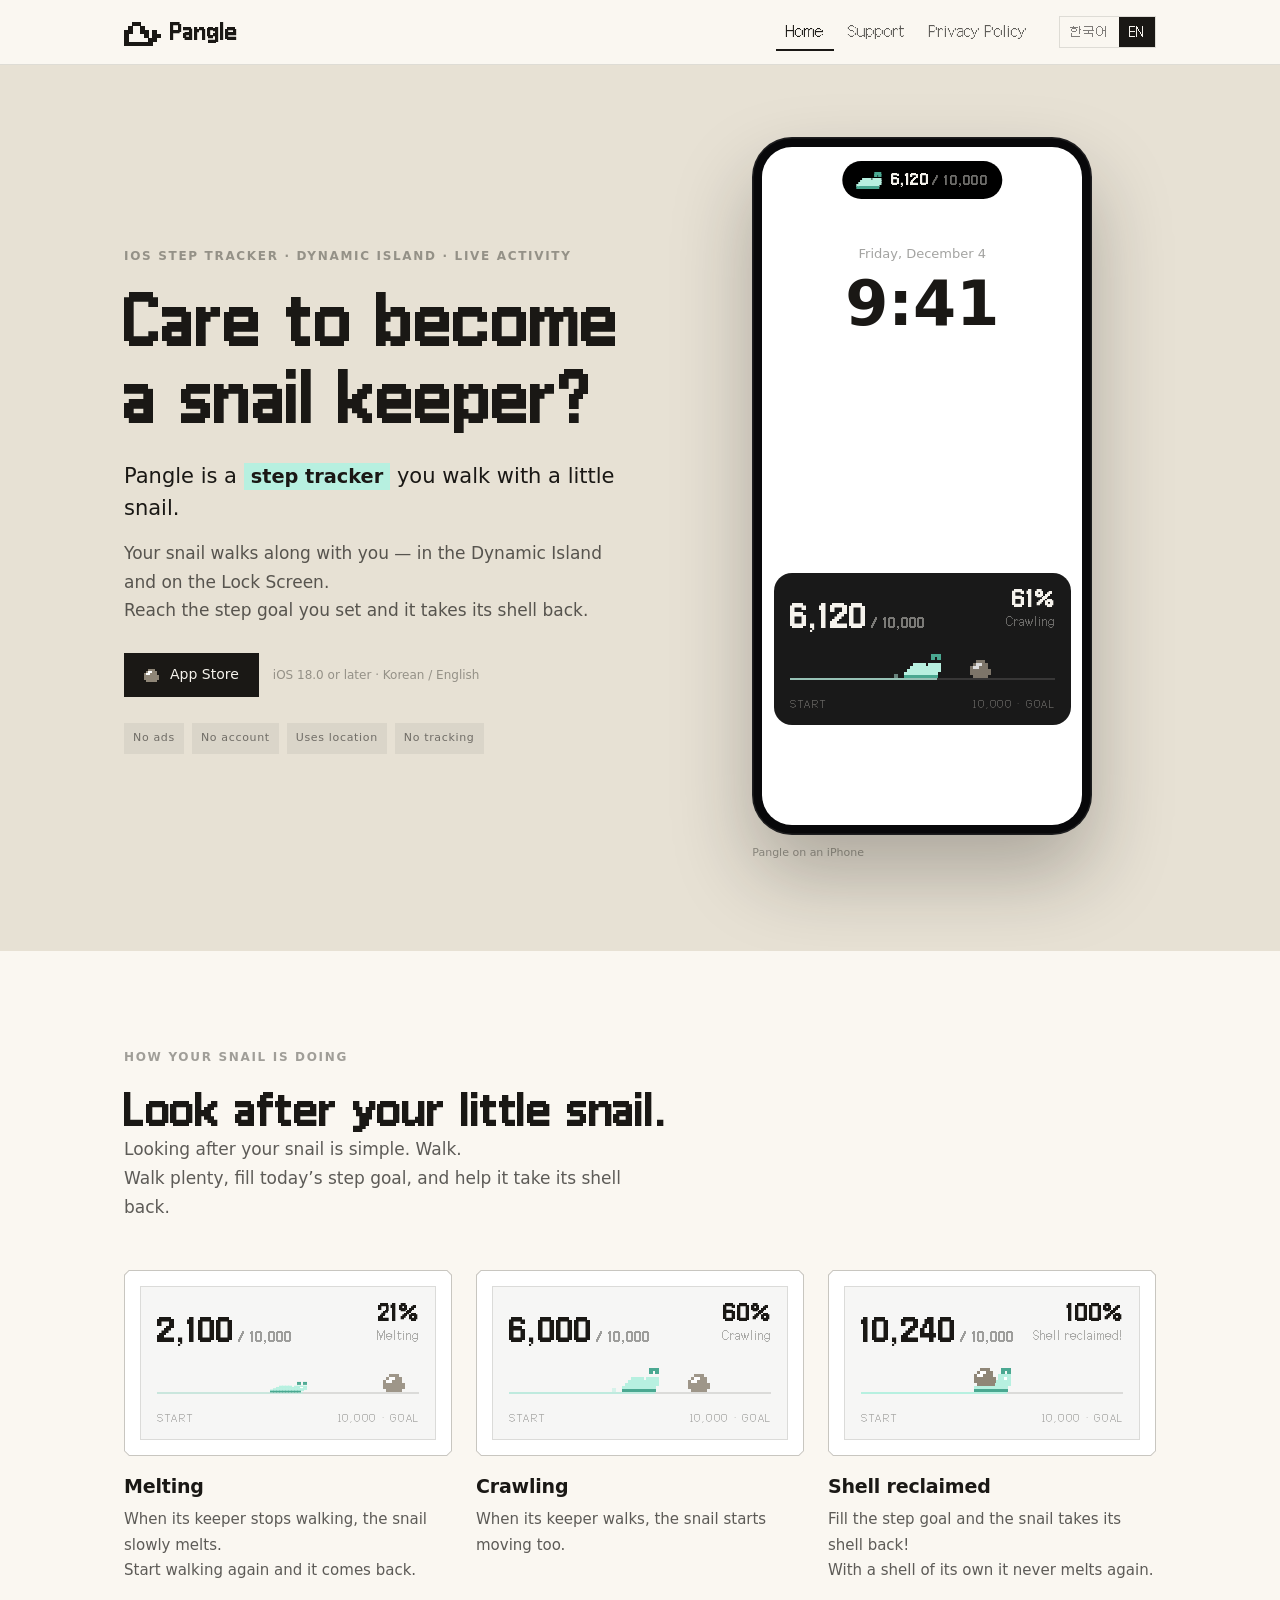
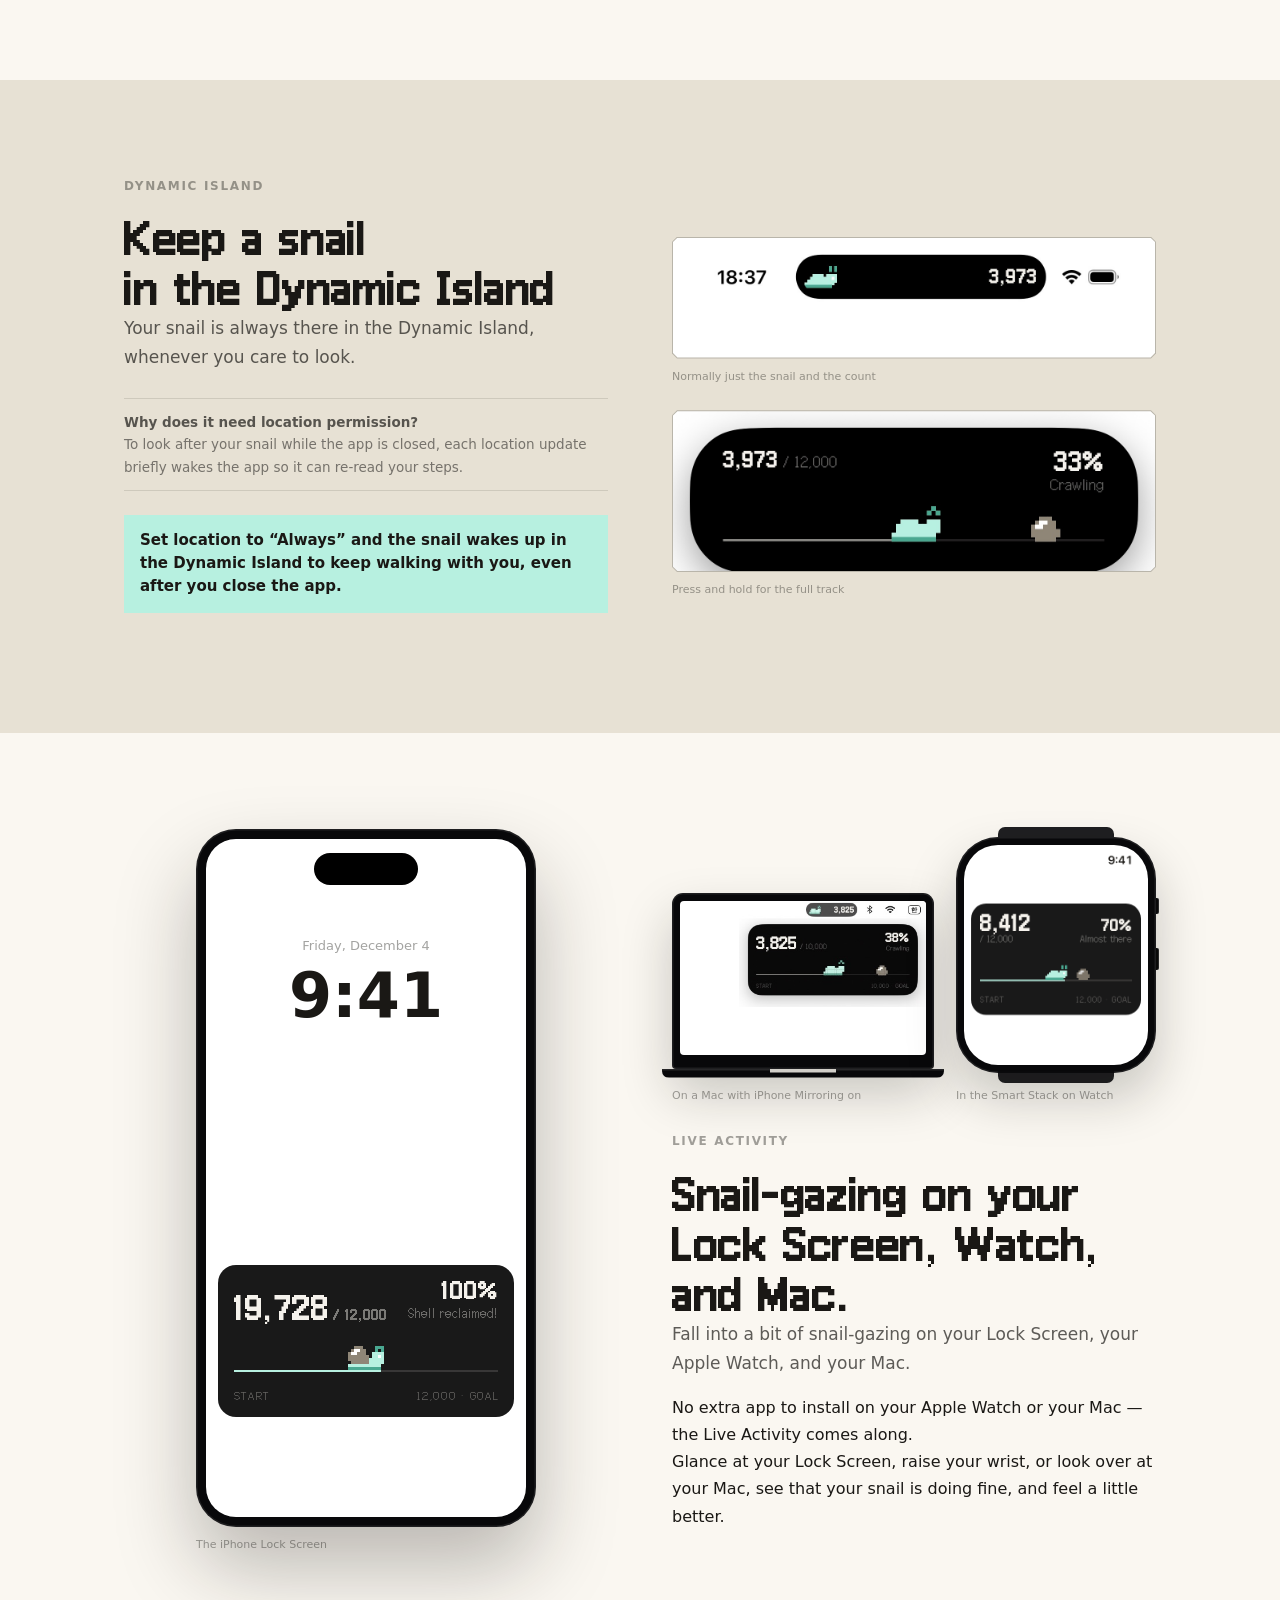
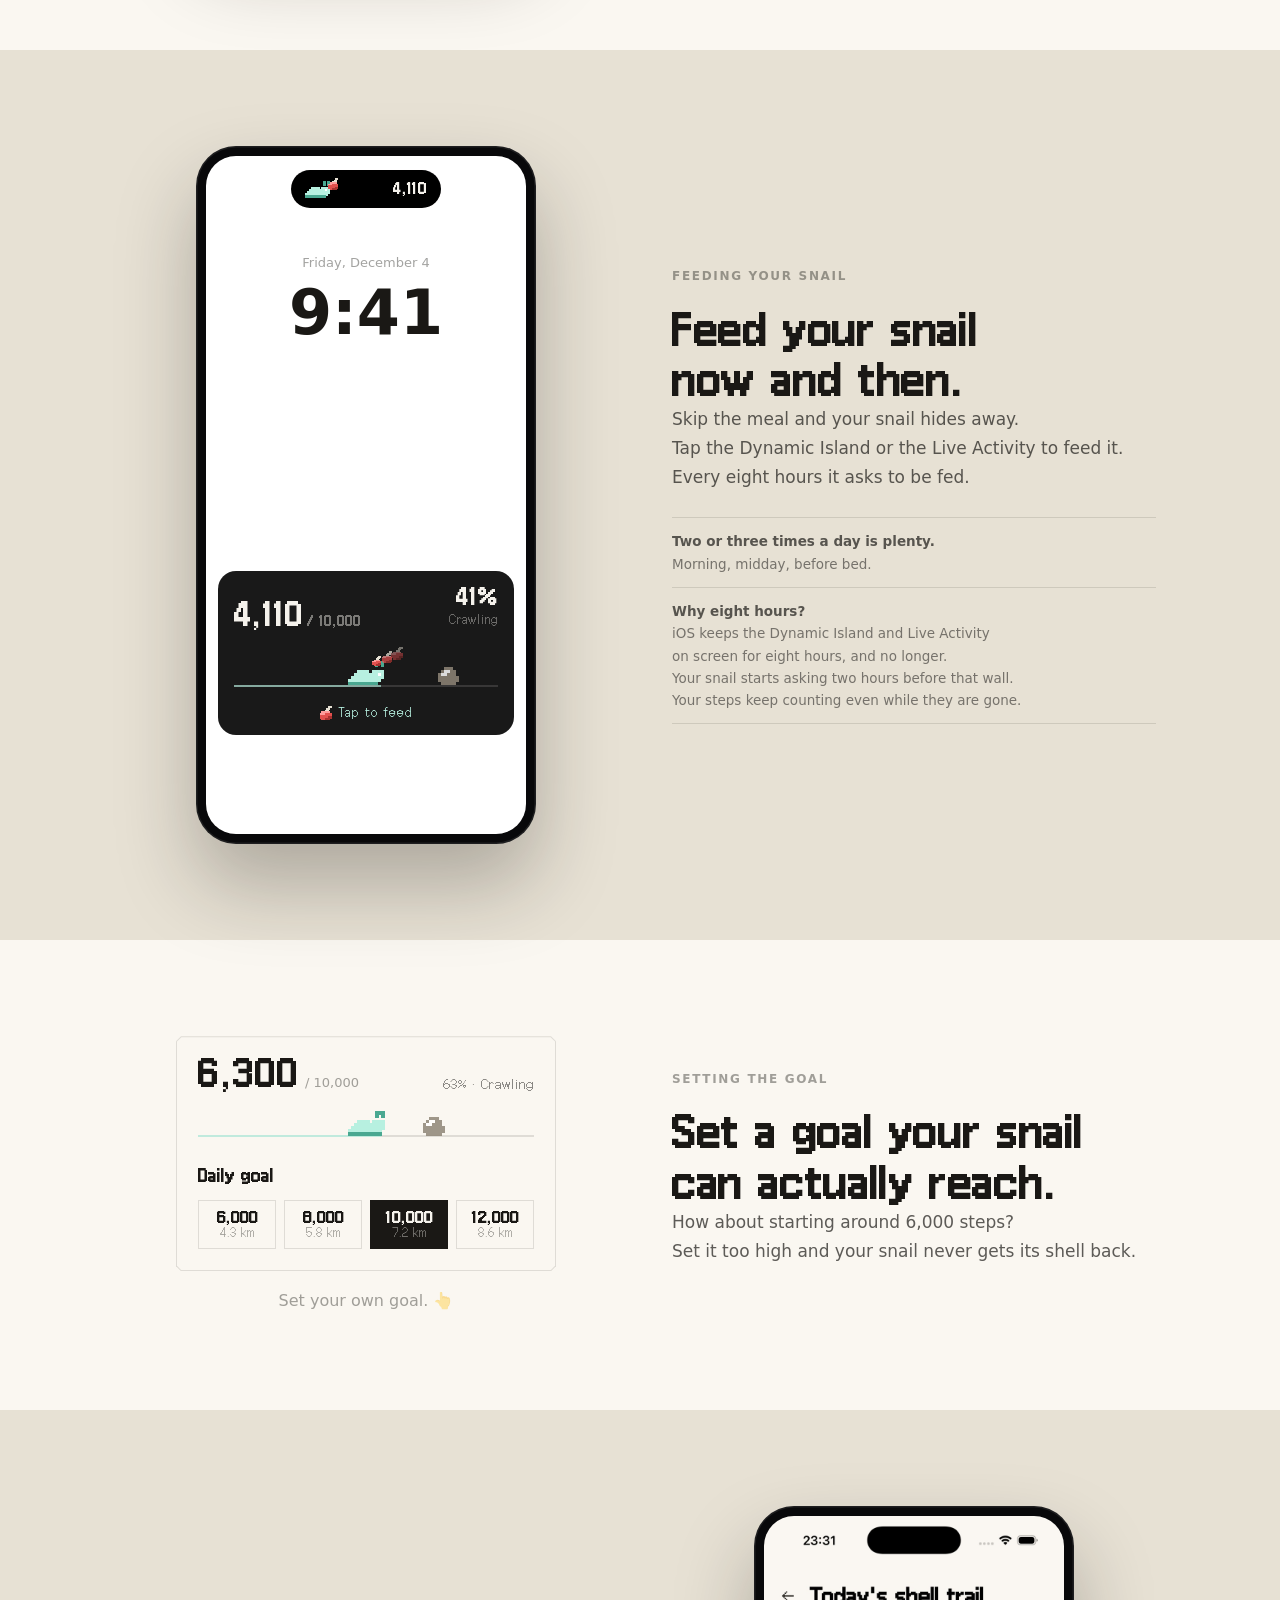
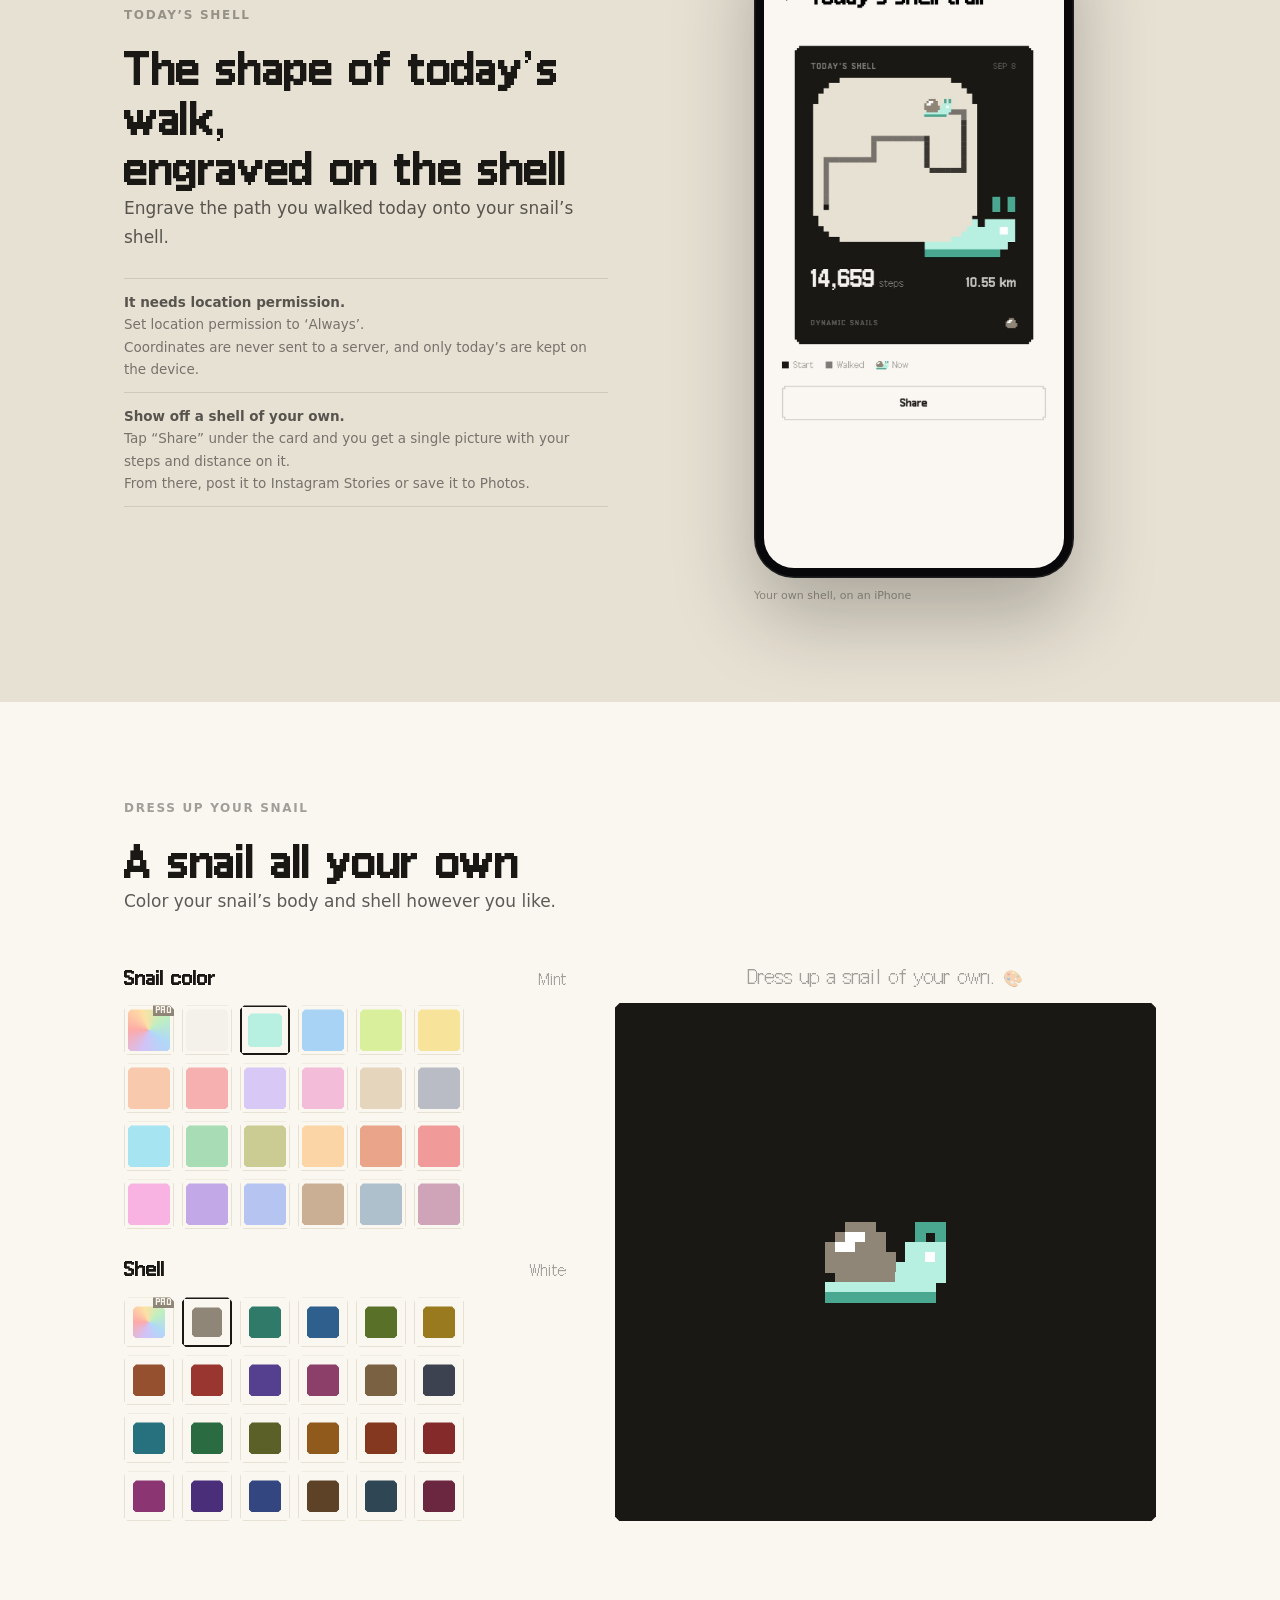
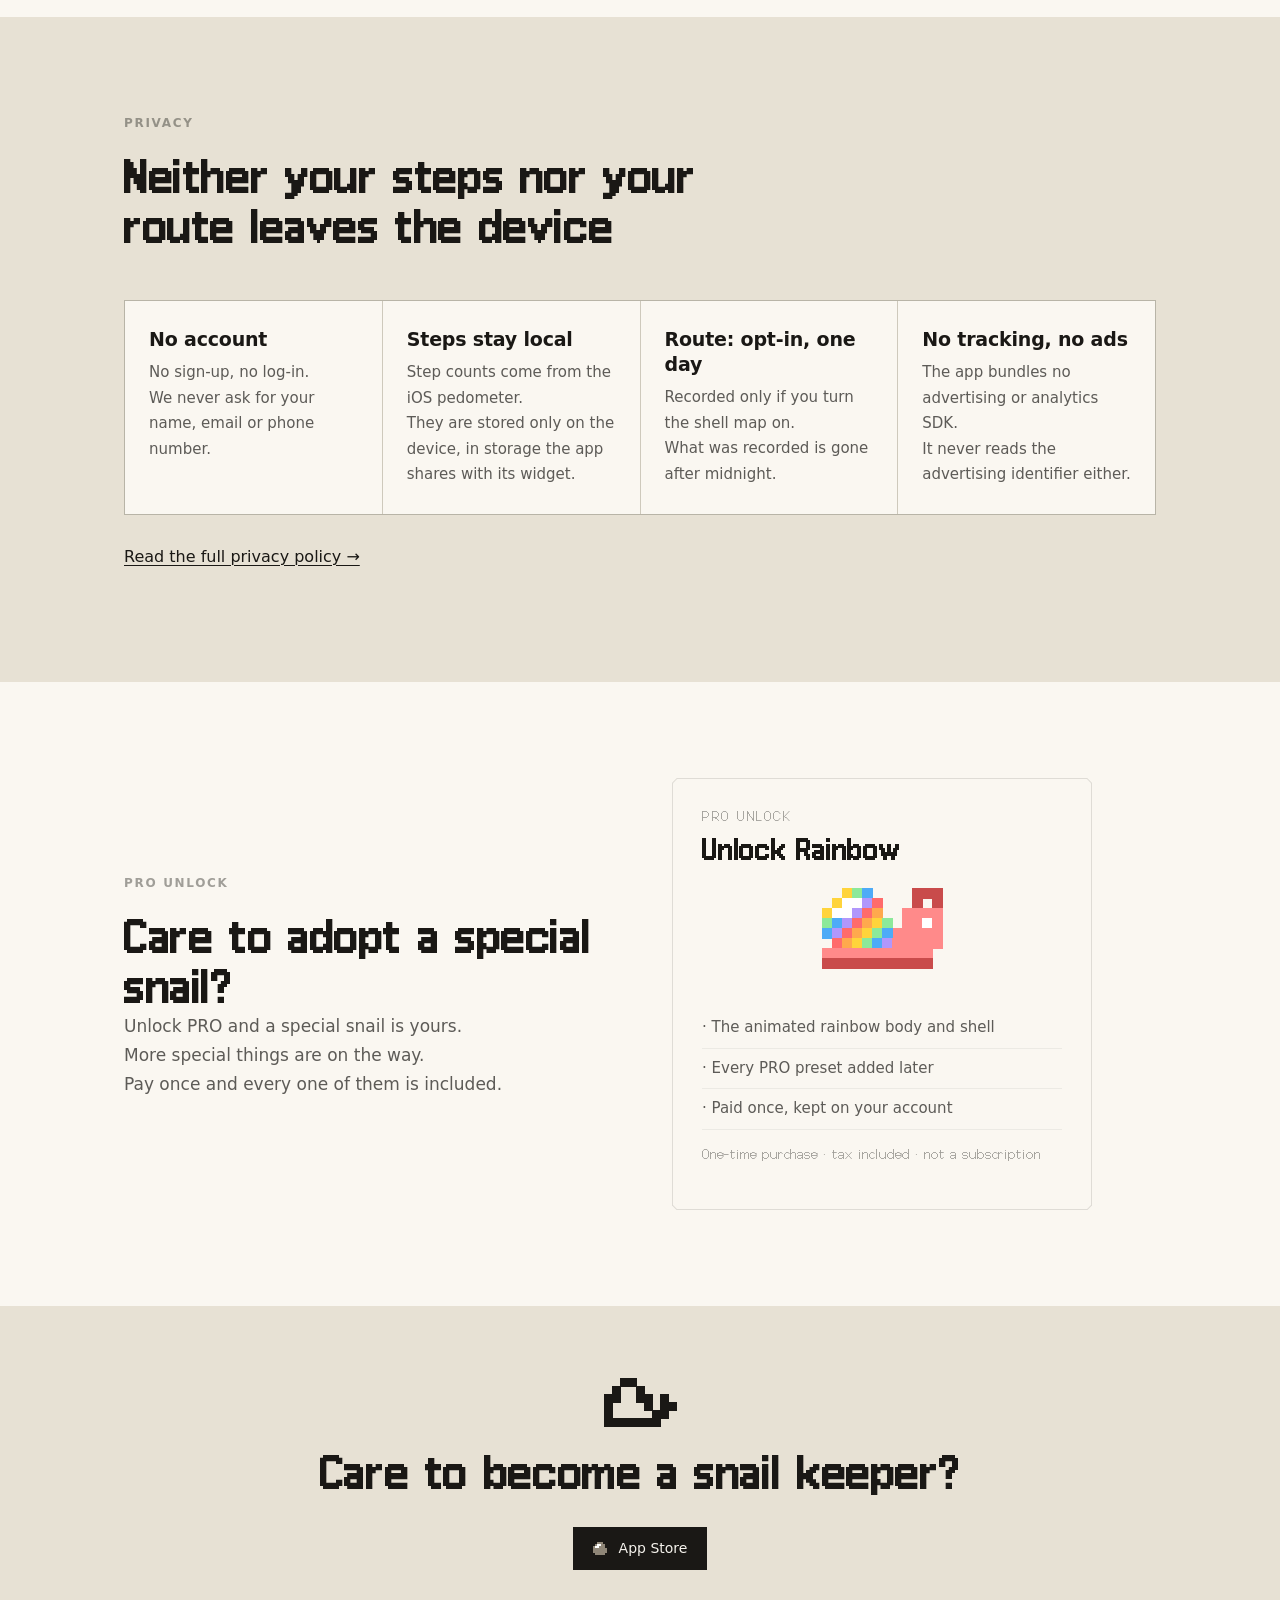
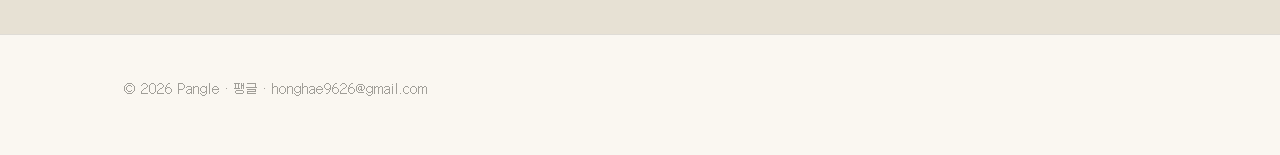
<file: index.html>
<!DOCTYPE html>
<html lang="ko"
	data-lang="ko"
	data-title-ko="팽글 - 다이나믹 아일랜드 안에서 함께 걷는 달팽이"
	data-title-en="Pangle - the snail that walks with you in the Dynamic Island">
<head>
<meta charset="utf-8">
<meta name="viewport" content="width=device-width, initial-scale=1">
<title>팽글 - 다이나믹 아일랜드 안에서 함께 걷는 달팽이</title>
<meta name="description" content="팽글은 다이나믹 아일랜드와 잠금화면에서 당신과 함께 걸어다니는 귀여운 달팽이예요. 목표를 달성하면 달팽이가 껍데기를 되찾습니다. 걸음과 위치는 기기 안에만 저장됩니다.">
<meta name="theme-color" content="#faf7f1">
<link rel="canonical" href="https://pangle.kro.kr/">
<link rel="icon" type="image/png" sizes="32x32" href="/assets/img/favicon-32.png">
<link rel="apple-touch-icon" href="/assets/img/apple-touch-icon.png">
<meta property="og:type" content="website">
<meta property="og:site_name" content="팽글 / Pangle">
<meta property="og:title" content="팽글 - 다이나믹 아일랜드 안에서 함께 걷는 달팽이">
<meta property="og:description" content="달팽이와 함께 목표를 달성하고 껍데기를 되찾아요. 걸음과 위치는 기기 안에만 저장됩니다.">
<meta property="og:url" content="https://pangle.kro.kr/">
<meta property="og:image" content="https://pangle.kro.kr/assets/img/og.png">
<meta property="og:image:width" content="1200">
<meta property="og:image:height" content="630">
<meta name="twitter:card" content="summary_large_image">
<link rel="stylesheet" href="/assets/css/fonts.css">
<link rel="stylesheet" href="/assets/css/site.css">
</head>
<body>

<a class="skip-link" href="#main">본문으로 건너뛰기</a>

<header class="site-header">
	<div class="wrap">
		<a class="brand" href="/">
			<span class="icon-mark" data-icon-mark data-px="4"></span>
			<span data-l="ko">팽글</span>
			<span data-l="en">Pangle</span>
		</a>
		<nav class="site-nav" aria-label="사이트">
			<a href="/" aria-current="page"><span data-l="ko">홈</span><span data-l="en">Home</span></a>
			<a href="/support/"><span data-l="ko">지원</span><span data-l="en">Support</span></a>
			<a href="/privacy/"><span data-l="ko">개인정보 처리방침</span><span data-l="en">Privacy Policy</span></a>
		</nav>
		<div class="lang-switch" role="group" aria-label="Language">
			<button type="button" data-lang="ko" aria-pressed="true">한국어</button>
			<button type="button" data-lang="en" aria-pressed="false">EN</button>
		</div>
	</div>
</header>

<main id="main" class="home">

	<!-- ── 히어로 ─────────────────────────────────────────── -->
	<section class="hero band-paper-alt">
		<div class="wrap hero-grid">
			<div class="hero-copy">
				<p class="eyebrow">
					<span data-l="ko">iOS 만보기 · 다이나믹 아일랜드 · 라이브 액티비티</span>
					<span data-l="en">iOS step tracker · Dynamic Island · Live Activity</span>
				</p>
				<h1>
					<span data-l="ko">달팽이 집사가 되어보지 않을래요?</span>
					<span data-l="en">Care to become a snail keeper?</span>
				</h1>
				<!-- 이 앱이 무엇인지 한 줄로 말하는 자리라 나머지 설명보다 크게 두고,
				     '만보기' 한 낱말만 앱의 민트 강조로 집어낸다. -->
				<p class="lede lede-lead">
					<span data-l="ko">팽글은 귀여운 달팽이와 함께 걷는 <strong class="mark">만보기</strong> 앱이에요.</span>
					<span data-l="en">Pangle is a <strong class="mark">step tracker</strong> you walk with a little snail.</span>
				</p>
				<p class="lede">
					<span data-l="ko">귀여운 달팽이가 다이나믹 아일랜드와 잠금화면에서 집사와 함께 걸어요.<br>
					집사가 설정한 걸음 목표를 달성하면 껍데기를 되찾습니다.</span>
					<span data-l="en">Your snail walks along with you — in the Dynamic Island and on the Lock Screen.<br>
					Reach the step goal you set and it takes its shell back.</span>
				</p>
				<div class="cta">
					<!-- 앱 ID 6810138385. 심사가 끝나기 전에는 이 주소가 아직 열리지 않는다. -->
					<a class="store-badge" href="https://apps.apple.com/kr/app/id6810138385"
						target="_blank" rel="noopener">
						<span class="shell-mark" data-shell-mark data-px="2"></span>
						<span>App Store</span>
					</a>
					<span class="cta-note">
						<span data-l="ko">iOS 18.0 이상 · 한국어 / English</span>
						<span data-l="en">iOS 18.0 or later · Korean / English</span>
					</span>
				</div>
				<ul class="hero-facts">
					<li><span data-l="ko">광고 없음</span><span data-l="en">No ads</span></li>
					<li><span data-l="ko">계정 연동 없음</span><span data-l="en">No account</span></li>
					<li><span data-l="ko">위치 정보 사용</span><span data-l="en">Uses location</span></li>
					<li><span data-l="ko">개인 정보 추적 없음</span><span data-l="en">No tracking</span></li>
				</ul>
			</div>

			<!-- 잠금화면 라이브 액티비티를 그대로 옮긴 데모.
			     달팽이는 트랙 가운데 고정, 목표 마커가 다가오고, 목표를 달성하면
			     껍데기가 돌아오고 마커는 사라진다 — 앱의 동작과 같다. -->
			<div class="hero-visual" data-hero-demo>
				<div class="phone">
					<div class="phone-screen lock">
						<div class="capsule">
							<span class="snail" data-snail data-px="2" data-shell="off" data-hero-capsule></span>
							<span class="steps"><span data-hero-count>0</span><small>/ 10,000</small></span>
						</div>
						<div class="lock-clock">
							<div class="date" data-lock-date>&nbsp;</div>
							<div class="time">9:41</div>
						</div>
						<div class="lock-card">
							<div class="row">
								<div class="count"><span data-hero-count>0</span><span>/ 10,000</span></div>
								<div>
									<div class="pct" data-hero-percent>0%</div>
									<div class="status" data-hero-status>걸어다니는 중</div>
								</div>
							</div>
							<div class="track">
								<div class="rail"></div>
								<div class="fill" data-hero-fill></div>
								<div class="dust" data-hero-dust></div>
								<div class="walker"><span data-hero-walker></span></div>
								<div class="goal" data-hero-goal style="left: 96%;">
									<span class="shell-mark" data-shell-mark data-px="3"></span>
								</div>
							</div>
							<div class="legend">
								<span>START</span>
								<span>10,000 · GOAL</span>
							</div>
						</div>
					</div>
				</div>
				<span class="device-note">
					<span data-l="ko">아이폰 팽글 예시 화면</span>
					<span data-l="en">Pangle on an iPhone</span>
				</span>
			</div>
		</div>
	</section>

	<!-- ── 달팽이의 상태 ──────────────────────────────────── -->
	<!-- 앱의 WalkState 세 가지(PangleKit/WalkModel.swift). 잠금화면에서 오려낸
	     조각처럼 보이도록 같은 라이브 액티비티 카드를 그대로 쓴다. -->
	<section id="states">
		<div class="wrap">
			<div class="section-head">
				<p class="eyebrow">
					<span data-l="ko">달팽이의 상태</span>
					<span data-l="en">How your snail is doing</span>
				</p>
				<h2>
					<span data-l="ko">귀여운 달팽이를 보살펴주세요.</span>
					<span data-l="en">Look after your little snail.</span>
				</h2>
				<p class="lede">
					<span data-l="ko">달팽이를 보살피는 방법은 간단합니다. 걸으세요.<br>
					많이 걷고, 오늘의 목표 걸음 수를 채워서 껍데기를 탈환하게 도와주세요.</span>
					<span data-l="en">Looking after your snail is simple. Walk.<br>
					Walk plenty, fill today’s step goal, and help it take its shell back.</span>
				</p>
			</div>
			<div class="state-cards">
				<div class="state-card">
					<div class="state-screen">
						<div class="lock-card">
							<div class="row">
								<div class="count">2,100<span>/ 10,000</span></div>
								<div>
									<div class="pct">21%</div>
									<div class="status">
										<span data-l="ko">녹는 중</span>
										<span data-l="en">Melting</span>
									</div>
								</div>
							</div>
							<div class="track">
								<div class="rail"></div>
								<div class="fill" style="opacity:0.487"></div>
								<div class="walker"><span class="snail melted" data-snail data-shell="off" data-walk="off"></span></div>
								<div class="goal" style="left:86.34%;">
									<span class="shell-mark" data-shell-mark data-px="3"></span>
								</div>
							</div>
							<div class="legend">
								<span>START</span>
								<span>10,000 · GOAL</span>
							</div>
						</div>
					</div>
					<h3>
						<span data-l="ko">녹는 중</span>
						<span data-l="en">Melting</span>
					</h3>
					<p>
						<span data-l="ko">집사가 걷지 않으면 달팽이가 천천히 녹습니다.<br>다시 걷기 시작하면 살아나요.</span>
						<span data-l="en">When its keeper stops walking, the snail slowly melts.<br>Start walking again and it comes back.</span>
					</p>
				</div>
				<div class="state-card">
					<div class="state-screen">
						<div class="lock-card">
							<div class="row">
								<div class="count">6,000<span>/ 10,000</span></div>
								<div>
									<div class="pct">60%</div>
									<div class="status">
										<span data-l="ko">걸어다니는 중</span>
										<span data-l="en">Crawling</span>
									</div>
								</div>
							</div>
							<div class="track">
								<div class="rail"></div>
								<div class="fill" style="opacity:0.740"></div>
								<div class="dust"></div>
								<div class="walker"><span class="snail" data-snail data-shell="off"></span></div>
								<div class="goal" style="left:68.40%;">
									<span class="shell-mark" data-shell-mark data-px="3"></span>
								</div>
							</div>
							<div class="legend">
								<span>START</span>
								<span>10,000 · GOAL</span>
							</div>
						</div>
					</div>
					<h3>
						<span data-l="ko">걸어다니는 중</span>
						<span data-l="en">Crawling</span>
					</h3>
					<p>
						<span data-l="ko">집사가 걸으면 달팽이도 함께 움직이기 시작해요.</span>
						<span data-l="en">When its keeper walks, the snail starts moving too.</span>
					</p>
				</div>
				<div class="state-card">
					<div class="state-screen">
						<div class="lock-card">
							<div class="row">
								<div class="count">10,240<span>/ 10,000</span></div>
								<div>
									<div class="pct">100%</div>
									<div class="status">
										<span data-l="ko">껍데기 탈환!</span>
										<span data-l="en">Shell reclaimed!</span>
									</div>
								</div>
							</div>
							<div class="track">
								<div class="rail"></div>
								<div class="fill" style="opacity:1"></div>
								<div class="walker"><span class="snail" data-snail></span></div>
							</div>
							<div class="legend">
								<span>START</span>
								<span>10,000 · GOAL</span>
							</div>
						</div>
					</div>
					<h3>
						<span data-l="ko">껍데기 탈환</span>
						<span data-l="en">Shell reclaimed</span>
					</h3>
					<p>
						<span data-l="ko">목표 걸음 수를 채우면 달팽이는 껍데기를 탈환해요!<br>안락한 껍데기를 얻은 달팽이는 더이상 녹지 않아요.</span>
						<span data-l="en">Fill the step goal and the snail takes its shell back!<br>With a shell of its own it never melts again.</span>
					</p>
				</div>
			</div>
		</div>
	</section>

	<!-- ── 다이나믹 아일랜드 ──────────────────────────────── -->
	<section class="band-paper-alt" id="island">
		<div class="wrap split">
			<div>
				<p class="eyebrow">
					<span data-l="ko">다이나믹 아일랜드</span>
					<span data-l="en">Dynamic Island</span>
				</p>
				<h2>
					<span data-l="ko">다이나믹 아일랜드에서<br>달팽이를 키워요.</span>
					<span data-l="en">Keep a snail<br>in the Dynamic Island</span>
				</h2>
				<p class="lede">
					<span data-l="ko">귀여운 달팽이는 다이나믹 아일랜드에서 언제나 확인할 수 있어요.</span>
					<span data-l="en">Your snail is always there in the Dynamic Island, whenever you care to look.</span>
				</p>


				<ul class="notes">
					<li>
						<span data-l="ko"><strong>왜 위치 권한이 필요한가요?</strong><br>
						앱이 꺼져있을 때에도 달팽이를 보살펴주기 위해서는, 위치가 바뀔 때마다 앱이 잠깐 깨어나 걸음 수를 다시 읽어오는 방법을 사용해요.</span>
						<span data-l="en"><strong>Why does it need location permission?</strong><br>
						To look after your snail while the app is closed, each location update briefly wakes the app so it can re-read your steps.</span>
					</li>
				</ul>
				<p class="highlight">
					<span data-l="ko">위치를 ‘항상 허용’으로 두면, 앱을 꺼도 달팽이가 다이나믹 아일랜드에서 깨어나 나와 함께 걸어다녀요!</span>
					<span data-l="en">Set location to “Always” and the snail wakes up in the Dynamic Island to keep walking with you, even after you close the app.</span>
				</p>
			</div>
			<div class="split-visual">
				<figure class="shot island">
					<span class="frame">
						<img src="/assets/img/app/island-compact.jpg" width="1206" height="300" loading="lazy"
							alt="다이나믹 아일랜드에 달팽이와 걸음 수가 표시된 모습.">
					</span>
					<figcaption>
						<span data-l="ko">평소에는 달팽이와 걸음 수만</span>
						<span data-l="en">Normally just the snail and the count</span>
					</figcaption>
				</figure>
				<figure class="shot island">
					<span class="frame">
						<img data-l="ko" src="/assets/img/app/island-expanded.jpg" width="1206" height="400" loading="lazy"
							alt="다이나믹 아일랜드를 길게 눌러 펼친 모습. 3,973 / 12,000, 33%, ‘걸어다니는 중’ 과 트랙, 다가오는 목표 마커.">
						<img data-l="en" src="/assets/img/app/island-expanded-en.jpg" width="1206" height="400" loading="lazy"
							alt="The Dynamic Island held open. 3,973 / 12,000, 33%, “Crawling”, the track, and the goal marker coming closer.">
					</span>
					<figcaption>
						<span data-l="ko">길게 누르면 트랙과 목표 마커까지</span>
						<span data-l="en">Press and hold for the full track</span>
					</figcaption>
				</figure>			</div>
		</div>
	</section>

	<!-- ── 잠금화면 ───────────────────────────────────────── -->
	<section id="activity">
		<div class="wrap split reverse">
			<div class="split-visual">
				<!-- 히어로와 같은 폰 목업. 라이브 액티비티가 떠 있을 때 아일랜드에는
				     아무것도 보이지 않으므로 캡슐은 두지 않는다. 여기 카드는 달성한
				     한 순간으로 고정 — 움직이는 데모는 히어로 하나뿐이다. -->
				<div class="phone">
					<div class="phone-screen lock">
						<div class="notch"></div>
						<div class="lock-clock">
							<div class="date" data-lock-date>&nbsp;</div>
							<div class="time">9:41</div>
						</div>
						<div class="lock-card">
							<div class="row">
								<div class="count">19,728<span>/ 12,000</span></div>
								<div>
									<div class="pct">100%</div>
									<div class="status">
										<span data-l="ko">껍데기 탈환!</span>
										<span data-l="en">Shell reclaimed!</span>
									</div>
								</div>
							</div>
							<div class="track">
								<div class="rail"></div>
								<div class="fill" style="opacity:1"></div>
								<div class="walker"><span class="snail" data-snail></span></div>
							</div>
							<div class="legend">
								<span>START</span>
								<span>12,000 · GOAL</span>
							</div>
						</div>
					</div>
				</div>
				<span class="device-note">
					<span data-l="ko">아이폰 잠금화면</span>
					<span data-l="en">The iPhone Lock Screen</span>
				</span>
			</div>
			<div>
				<!-- 잘라낸 조각을 맥북 화면 안 실제 자리(메뉴 막대, 오른쪽 위)에 앉힌다.
				     조각만 두면 어느 기기의 무엇인지 캡션 말고는 말해주는 것이 없다.
				     워치도 같은 이유로 액자에 넣는다 — 화면 한 장만으로는 손목 위에
				     떠 있는 것으로 읽히지 않는다. -->
				<div class="shot-pair">
					<figure class="shot mac">
						<div class="macbook">
							<div class="macbook-lid">
								<div class="macbook-screen">
									<img data-l="ko" src="/assets/img/app/mac-activity.jpg" width="319" height="185" loading="lazy"
										alt="Mac 메뉴 막대의 다이나믹 아일랜드에 달팽이와 26 걸음이 표시되고, 그 아래 라이브 액티비티 카드에 26 / 6,000, 0% 와 트랙, 다가오는 목표 마커가 보인다.">
									<img data-l="en" src="/assets/img/app/mac-activity-en.jpg" width="321" height="183" loading="lazy"
										alt="The Dynamic Island in the Mac menu bar shows the snail and 3,825 steps, and the Live Activity card below it shows 3,825 / 10,000, 38% and the track with the goal marker coming closer.">
								</div>
							</div>
							<div class="macbook-foot"></div>
						</div>
						<figcaption>
							<span data-l="ko">아이폰 미러링을 켠 Mac에서</span>
							<span data-l="en">On a Mac with iPhone Mirroring on</span>
						</figcaption>
					</figure>
					<figure class="shot watch-shot">
						<div class="watch">
							<div class="watch-crown"></div>
							<div class="watch-side"></div>
							<div class="watch-body">
								<div class="watch-screen">
									<img data-l="ko" src="/assets/img/app/watch-activity.png" width="416" height="496" loading="lazy"
										alt="애플워치 스마트 스택에 뜬 라이브 액티비티. 8,412 / 12,000, 70%, ‘거의 다 왔어요’ 와 트랙, 다가오는 목표 마커.">
									<img data-l="en" src="/assets/img/app/watch-activity-en.png" width="416" height="496" loading="lazy"
										alt="The Live Activity in the Apple Watch Smart Stack. 8,412 / 12,000, 70%, “Almost there”, the track, and the goal marker coming closer.">
								</div>
							</div>
						</div>
						<figcaption>
							<span data-l="ko">애플워치 스마트 스택에서</span>
							<span data-l="en">In the Smart Stack on Watch</span>
						</figcaption>
					</figure>
				</div>
				<p class="eyebrow">
					<span data-l="ko">라이브 액티비티</span>
					<span data-l="en">Live Activity</span>
				</p>
				<h2>
					<span data-l="ko">잠금화면에서도,<br>워치에서도,<br>Mac에서도 달팽멍.</span>
					<span data-l="en">Snail-gazing on your<br>Lock Screen, Watch,<br>and Mac.</span>
				</h2>
				<p class="lede">
					<span data-l="ko">잠금화면과 애플워치, Mac에서도 가끔씩 달팽멍에 빠져보세요.</span>
					<span data-l="en">Fall into a bit of snail-gazing on your Lock Screen, your Apple Watch, and your Mac.</span>
				</p>
				<p>
					<span data-l="ko">애플워치나 Mac에 따로 앱을 설치하지 않아도 라이브 액티비티가 따라옵니다.<br>
					가끔 잠금 화면을 보거나 손목을 들어올릴 때, 귀여운 달팽이가 잘 있는지 보고 기분만 좋아지면 돼요.</span>
					<span data-l="en">No extra app to install on your Apple Watch or your Mac — the Live Activity comes along.<br>
					Glance at your Lock Screen, raise your wrist, or look over at your Mac, see that your snail is doing fine, and feel a little better.</span>
				</p>
			</div>
		</div>
	</section>

	<!-- ── 달팽이 밥주기 ──────────────────────────────────── -->
	<!-- 시뮬레이터에서 실제 배고픈 카드를 띄워 보고 옮긴 것이다.
	     iOS 는 라이브 액티비티를 8시간까지만 띄워 두므로, 앱은 그 두 시간 전인
	     6시간째에 카드를 배고픔으로 바꿔 집사를 미리 부른다(hungryAfter).
	     그때 카드에서 바뀌는 것은 딱 두 가지다 — 달팽이 머리 위로 밥 세 덩이가
	     떠오르고, START/GOAL 범례 자리가 '터치하여 밥 주기' 로 바뀐다.
	     걸음 수·퍼센트·걷기 상태는 그대로 남는다. 상태줄을 '배고파요' 로
	     덮어쓰던 초안이 있었지만 앱은 그러지 않는다 — 배고픔은 밥이 지고 간다.

	     실기에서는 카드가 잠금화면에 떠 있는 동안 아일랜드가 빈 알약이라, 둘을
	     한 화면에서 같이 볼 수 없다. 히어로와 같은 재량으로 한 폰에 나란히 둔다 —
	     이 섹션이 하는 말이 '두 곳 모두에서 조른다' 이기 때문이다. -->
	<section class="band-paper-alt" id="feeding">
		<div class="wrap split reverse">
			<div class="split-visual">
				<div class="phone">
					<div class="phone-screen lock">
						<div class="capsule">
							<span class="snail-meal">
								<span class="snail" data-snail data-px="2" data-shell="off" data-walk="off"></span>
								<span class="ham" data-ham data-px="1.4"></span>
							</span>
							<span class="steps">4,110</span>
						</div>
						<div class="lock-clock">
							<div class="date" data-lock-date>&nbsp;</div>
							<div class="time">9:41</div>
						</div>
						<div class="lock-card">
							<div class="row">
								<div class="count">4,110<span>/ 10,000</span></div>
								<div>
									<div class="pct">41%</div>
									<div class="status">
										<span data-l="ko">걸어다니는 중</span>
										<span data-l="en">Crawling</span>
									</div>
								</div>
							</div>
							<div class="track hungry">
								<div class="rail"></div>
								<div class="fill" style="opacity:0.617"></div>
								<div class="walker"><span class="snail" data-snail data-shell="off" data-walk="off"></span></div>
								<div class="ham-trail">
									<span class="ham" data-ham data-px="1.2" style="left:6.5px; bottom:0;"></span>
									<span class="ham" data-ham data-px="1.4" style="left:15.8px; bottom:3px; opacity:0.72;"></span>
									<span class="ham" data-ham data-px="1.6" style="left:25.2px; bottom:6px; opacity:0.45;"></span>
								</div>
								<div class="goal" style="left:77.14%;">
									<span class="shell-mark" data-shell-mark data-px="3"></span>
								</div>
							</div>
							<div class="feed-invite">
								<span class="ham" data-ham data-px="1.7"></span>
								<span data-l="ko">터치하여 밥 주기</span>
								<span data-l="en">Tap to feed</span>
							</div>
						</div>
					</div>
				</div>
			</div>
			<div>
				<p class="eyebrow">
					<span data-l="ko">달팽이 밥주기</span>
					<span data-l="en">Feeding your snail</span>
				</p>
				<h2>
					<span data-l="ko">가끔씩 밥을 챙겨주세요.</span>
					<span data-l="en">Feed your snail<br>now and then.</span>
				</h2>
				<p class="lede">
					<span data-l="ko">밥을 안 주면 달팽이가 숨어버려요.<br>
					다이나믹 아일랜드나 라이브 액티비티를 누르면 밥을 줄 수 있어요.<br>
					8시간마다 달팽이가 밥 달라고 조릅니다.</span>
					<span data-l="en">Skip the meal and your snail hides away.<br>
					Tap the Dynamic Island or the Live Activity to feed it.<br>
					Every eight hours it asks to be fed.</span>
				</p>
				<ul class="notes">
					<li>
						<span data-l="ko"><strong>하루에 두세 번이면 충분해요.</strong><br>
						아침에 한 번 · 낮에 한 번 · 자기 전에 한 번.</span>
						<span data-l="en"><strong>Two or three times a day is plenty.</strong><br>
						Morning, midday, before bed.</span>
					</li>
					<li>
						<span data-l="ko"><strong>왜 하필 8시간인가요?</strong><br>
						iOS 가 다이나믹 아일랜드와 라이브 액티비티를<br>
						8시간까지만 띄워둬요.<br>
						달팽이는 그 두 시간 전부터 밥을 조르며 미리 알려줍니다.<br>
						둘이 사라진 동안에도 걸음 수는 그대로 세고 있어요.</span>
						<span data-l="en"><strong>Why eight hours?</strong><br>
						iOS keeps the Dynamic Island and Live Activity<br>
						on screen for eight hours, and no longer.<br>
						Your snail starts asking two hours before that wall.<br>
						Your steps keep counting even while they are gone.</span>
					</li>
				</ul>
			</div>
		</div>
	</section>

	<!-- ── 목표 ───────────────────────────────────────────── -->
	<section id="goal">
		<div class="wrap split reverse">
			<div class="split-visual" data-goal-demo>
				<div class="goal-card">
					<div class="goal-readout">
						<div class="readout">
							<span class="big">6,300</span>
							<span class="goal">/ <span data-goal-value>10,000</span></span>
						</div>
						<div class="status" data-goal-status>63%</div>
					</div>
					<div class="track on-paper">
						<div class="rail"></div>
						<div class="fill" data-goal-fill></div>
						<div class="walker"><span class="snail" data-snail data-px="3" data-shell="off"></span></div>
						<div class="goal" data-goal-mark style="left:67%;">
							<span class="shell-mark" data-shell-mark data-px="3"></span>
						</div>
					</div>
					<div class="goal-head">
						<span data-l="ko">하루 목표</span>
						<span data-l="en">Daily goal</span>
					</div>
					<div class="goal-buttons" data-goal-buttons></div>
				</div>
				<p class="try-note">
					<span data-l="ko">직접 목표를 설정해보세요. 👆</span>
					<span data-l="en">Set your own goal. 👆</span>
				</p>
			</div>
			<div>
				<p class="eyebrow">
					<span data-l="ko">목표 설정</span>
					<span data-l="en">Setting the goal</span>
				</p>
				<h2>
					<span data-l="ko">달팽이가 껍데기를 탈환할 수 있게, 적절한 목표를 설정해주세요.</span>
					<span data-l="en">Set a goal your snail can actually reach.</span>
				</h2>
				<p class="lede">
					<span data-l="ko">6,000보 정도로 시작해보는건 어때요?<br>
					너무 높은 목표를 설정하면 귀여운 달팽이가 껍데기를 탈환하지 못해요.</span>
					<span data-l="en">How about starting around 6,000 steps?<br>
					Set it too high and your snail never gets its shell back.</span>
				</p>
			</div>
		</div>
	</section>

	<!-- ── 껍데기 지도 ────────────────────────────────────── -->
	<section class="band-paper-alt" id="shell">
		<div class="wrap split">
			<div>
				<p class="eyebrow">
					<span data-l="ko">오늘의 발자취 껍데기</span>
					<span data-l="en">Today’s shell</span>
				</p>
				<h2>
					<span data-l="ko">오늘 걸은 길의 모양이<br>껍데기에 새겨져요.</span>
					<span data-l="en">The shape of today’s walk,<br>engraved on the shell</span>
				</h2>
				<p class="lede">
					<span data-l="ko">오늘 걸어왔던 길을 귀여운 달팽이의 껍데기에 새겨보세요.</span>
					<span data-l="en">Engrave the path you walked today onto your snail’s shell.</span>
				</p>
				<ul class="notes">
					<li>
						<span data-l="ko"><strong>위치 권한이 필요해요.</strong><br>
						위치 권한을 ‘항상 허용’으로 해주세요.<br>
						좌표는 서버로 보내지 않고, 오늘 하루치만 기기에 보관합니다.</span>
						<span data-l="en"><strong>It needs location permission.</strong><br>
						Set location permission to ‘Always’.<br>
						Coordinates are never sent to a server, and only today’s are kept on the device.</span>
					</li>
					<li>
						<span data-l="ko"><strong>나만의 껍데기 모양을 자랑해보세요.</strong><br>
						카드 아래 ‘공유하기’를 누르면 걸음 수와 거리까지 새겨진 그림 한 장이 만들어집니다.<br>
						거기서 인스타그램 스토리로 보내거나 사진 앱에 저장하면 돼요.</span>
						<span data-l="en"><strong>Show off a shell of your own.</strong><br>
						Tap “Share” under the card and you get a single picture with your steps and distance on it.<br>
						From there, post it to Instagram Stories or save it to Photos.</span>
					</li>
				</ul>
			</div>
			<div class="split-visual">
				<div class="device">
					<img data-l="ko" src="/assets/img/app/shellmap.jpg" width="800" height="1739" loading="lazy"
						alt="팽글의 ‘오늘의 발자취 껍데기’ 화면. 달팽이 껍데기 모양 안에 오늘 걸은 길이 새겨져 있고, 15,481 걸음과 11.15 km 가 적혀 있다.">
					<img data-l="en" src="/assets/img/app/shellmap-en.jpg" width="800" height="1739" loading="lazy"
						alt="Pangle’s “Today’s shell trail” screen. Today’s walk is engraved inside a snail shell, with 14,659 steps and 10.55 km written under it.">
				</div>
				<span class="device-note">
					<span data-l="ko">아이폰 나만의 발자취 껍데기</span>
					<span data-l="en">Your own shell, on an iPhone</span>
				</span>
			</div>
		</div>
	</section>

	<!-- ── 꾸미기 ─────────────────────────────────────────── -->
	<section id="dressup" data-dressup>
		<div class="wrap">
			<div class="section-head">
				<p class="eyebrow">
					<span data-l="ko">달팽이 꾸미기</span>
					<span data-l="en">Dress up your snail</span>
				</p>
				<h2>
					<span data-l="ko">귀여운 나만의 달팽이</span>
					<span data-l="en">A snail all your own</span>
				</h2>
				<p class="lede">
					<span data-l="ko">달팽이의 몸통과 껍데기의 색상을 마음대로 꾸며보세요.</span>
					<span data-l="en">Color your snail’s body and shell however you like.</span>
				</p>
			</div>
			<div class="dress-app">
				<div class="dress-grids">
					<div class="dress-group">
						<div class="dress-header">
							<span class="dress-title">
								<span data-l="ko">달팽이</span>
								<span data-l="en">Snail color</span>
							</span>
							<span class="dress-caption" data-dress-body-name></span>
						</div>
						<div class="swatches body" data-dress-bodies></div>
					</div>

					<div class="dress-group">
						<div class="dress-header">
							<span class="dress-title">
								<span data-l="ko">껍데기</span>
								<span data-l="en">Shell</span>
							</span>
							<span class="dress-caption" data-dress-shell-name></span>
						</div>
						<div class="swatches shell" data-dress-shells></div>
					</div>
				</div>

				<div class="dress-stage">
					<p class="try-note">
						<span data-l="ko">직접 나만의 달팽이를 꾸며보세요.🎨</span>
						<span data-l="en">Dress up a snail of your own. 🎨</span>
					</p>
					<div class="dress-preview">
						<span data-dress-preview></span>
					</div>
				</div>
			</div>
		</div>
	</section>

	<!-- ── 개인정보 ───────────────────────────────────────── -->
	<section class="band-paper-alt" id="privacy">
		<div class="wrap">
			<div class="section-head">
				<p class="eyebrow">
					<span data-l="ko">개인정보</span>
					<span data-l="en">Privacy</span>
				</p>
				<h2>
					<span data-l="ko">걸음도 위치도<br>기기 밖으로 나가지 않아요</span>
					<span data-l="en">Neither your steps nor your route leaves the device</span>
				</h2>
			</div>
			<div class="cards">
				<div class="card">
					<h3>
						<span data-l="ko">연결된 계정이 없습니다</span>
						<span data-l="en">No account</span>
					</h3>
					<p>
						<span data-l="ko">가입도 로그인도 없습니다.<br>
						이름·이메일·전화번호를 묻지 않아요.</span>
						<span data-l="en">No sign-up, no log-in.<br>
						We never ask for your name, email or phone number.</span>
					</p>
				</div>
				<div class="card">
					<h3>
						<span data-l="ko">걸음 수는 기기 안에서만</span>
						<span data-l="en">Steps stay local</span>
					</h3>
					<p>
						<span data-l="ko">걸음 수는 iOS 만보계에서 읽어옵니다.<br>
						앱과 위젯이 함께 쓰는 기기 내에만 저장됩니다.</span>
						<span data-l="en">Step counts come from the iOS pedometer.<br>
						They are stored only on the device, in storage the app shares with its widget.</span>
					</p>
				</div>
				<div class="card">
					<h3>
						<span data-l="ko">위치는 하루치, 옵트인</span>
						<span data-l="en">Route: opt-in, one day</span>
					</h3>
					<p>
						<span data-l="ko">껍데기 지도를 켠 사용자만 기록됩니다.<br>
						기록은 자정이 지나면 사라집니다.</span>
						<span data-l="en">Recorded only if you turn the shell map on.<br>
						What was recorded is gone after midnight.</span>
					</p>
				</div>
				<div class="card">
					<h3>
						<span data-l="ko">추적·광고 없음</span>
						<span data-l="en">No tracking, no ads</span>
					</h3>
					<p>
						<span data-l="ko">광고·분석 SDK가 들어 있지 않습니다.<br>
						광고 식별자도 읽지 않아요.</span>
						<span data-l="en">The app bundles no advertising or analytics SDK.<br>
						It never reads the advertising identifier either.</span>
					</p>
				</div>
			</div>
			<p style="margin-top:28px;">
				<a href="/privacy/">
					<span data-l="ko">개인정보 처리방침 전문 읽기 →</span>
					<span data-l="en">Read the full privacy policy →</span>
				</a>
			</p>
		</div>
	</section>

	<!-- ── PRO ────────────────────────────────────────────── -->
	<section id="pro">
		<div class="wrap split">
			<div>
				<p class="eyebrow">
					<span data-l="ko">PRO 해제</span>
					<span data-l="en">PRO unlock</span>
				</p>
				<h2>
					<span data-l="ko">특별한 달팽이를 분양받으실래요?</span>
					<span data-l="en">Care to adopt a special snail?</span>
				</h2>
				<p class="lede">
					<span data-l="ko">PRO 해제를 하시면 특별한 달팽이를 선물로 드릴게요.<br>
					앞으로 특별한 기능을 열심히 더 열심히 추가할게요.<br>
					한번 결제하신 분은 앞으로도 모든 혜택을!</span>
					<span data-l="en">Unlock PRO and a special snail is yours.<br>
					More special things are on the way.<br>
					Pay once and every one of them is included.</span>
				</p>
			</div>
			<div class="split-visual">
				<div class="pro-card">
					<div class="pro-label">
						<span data-l="ko">PRO 해제</span>
						<span data-l="en">PRO UNLOCK</span>
					</div>
					<h3 style="margin-top:8px; font-size:24px;">
						<span data-l="ko">레인보우 잠금 해제</span>
						<span data-l="en">Unlock Rainbow</span>
					</h3>
					<div class="pro-stage">
						<span class="snail" data-snail data-px="10" data-body-index="0" data-shell-index="0"></span>
					</div>
					<ul>
						<li>
							<span data-l="ko">· 움직이는 레인보우 색상과 껍데기</span>
							<span data-l="en">· The animated rainbow body and shell</span>
						</li>
						<li>
							<span data-l="ko">· 앞으로 추가되는 PRO 프리셋 전체</span>
							<span data-l="en">· Every PRO preset added later</span>
						</li>
						<li>
							<span data-l="ko">· 한 번 결제, 계정에 영구 보관</span>
							<span data-l="en">· Paid once, kept on your account</span>
						</li>
					</ul>
					<p class="pro-note">
						<span data-l="ko">1회 결제 · 부가세 포함 · 구독 아님</span>
						<span data-l="en">One-time purchase · tax included · not a subscription</span>
					</p>
				</div>
			</div>
		</div>
	</section>

	<!-- ── 마무리 ─────────────────────────────────────────── -->
	<section class="tight band-paper-alt">
		<div class="wrap" style="text-align:center;">
			<div style="display:flex; justify-content:center; margin-bottom:22px;">
				<span class="icon-mark" data-icon-mark data-px="8"></span>
			</div>
			<h2>
				<span data-l="ko">달팽이 집사가 되어보지 않을래요?</span>
				<span data-l="en">Care to become a snail keeper?</span>
			</h2>
			<div class="cta" style="justify-content:center;">
				<a class="store-badge" href="https://apps.apple.com/kr/app/id6810138385"
					target="_blank" rel="noopener">
					<span class="shell-mark" data-shell-mark data-px="2"></span>
					<span>App Store</span>
				</a>
			</div>
		</div>
	</section>

</main>

<footer class="site-footer">
	<div class="wrap">
		<p class="copyright">© 2026 Pangle · 팽글 · honghae9626@gmail.com</p>
	</div>
</footer>

<script src="/assets/js/snail.js"></script>
<script src="/assets/js/site.js"></script>
</body>
</html>
</file>
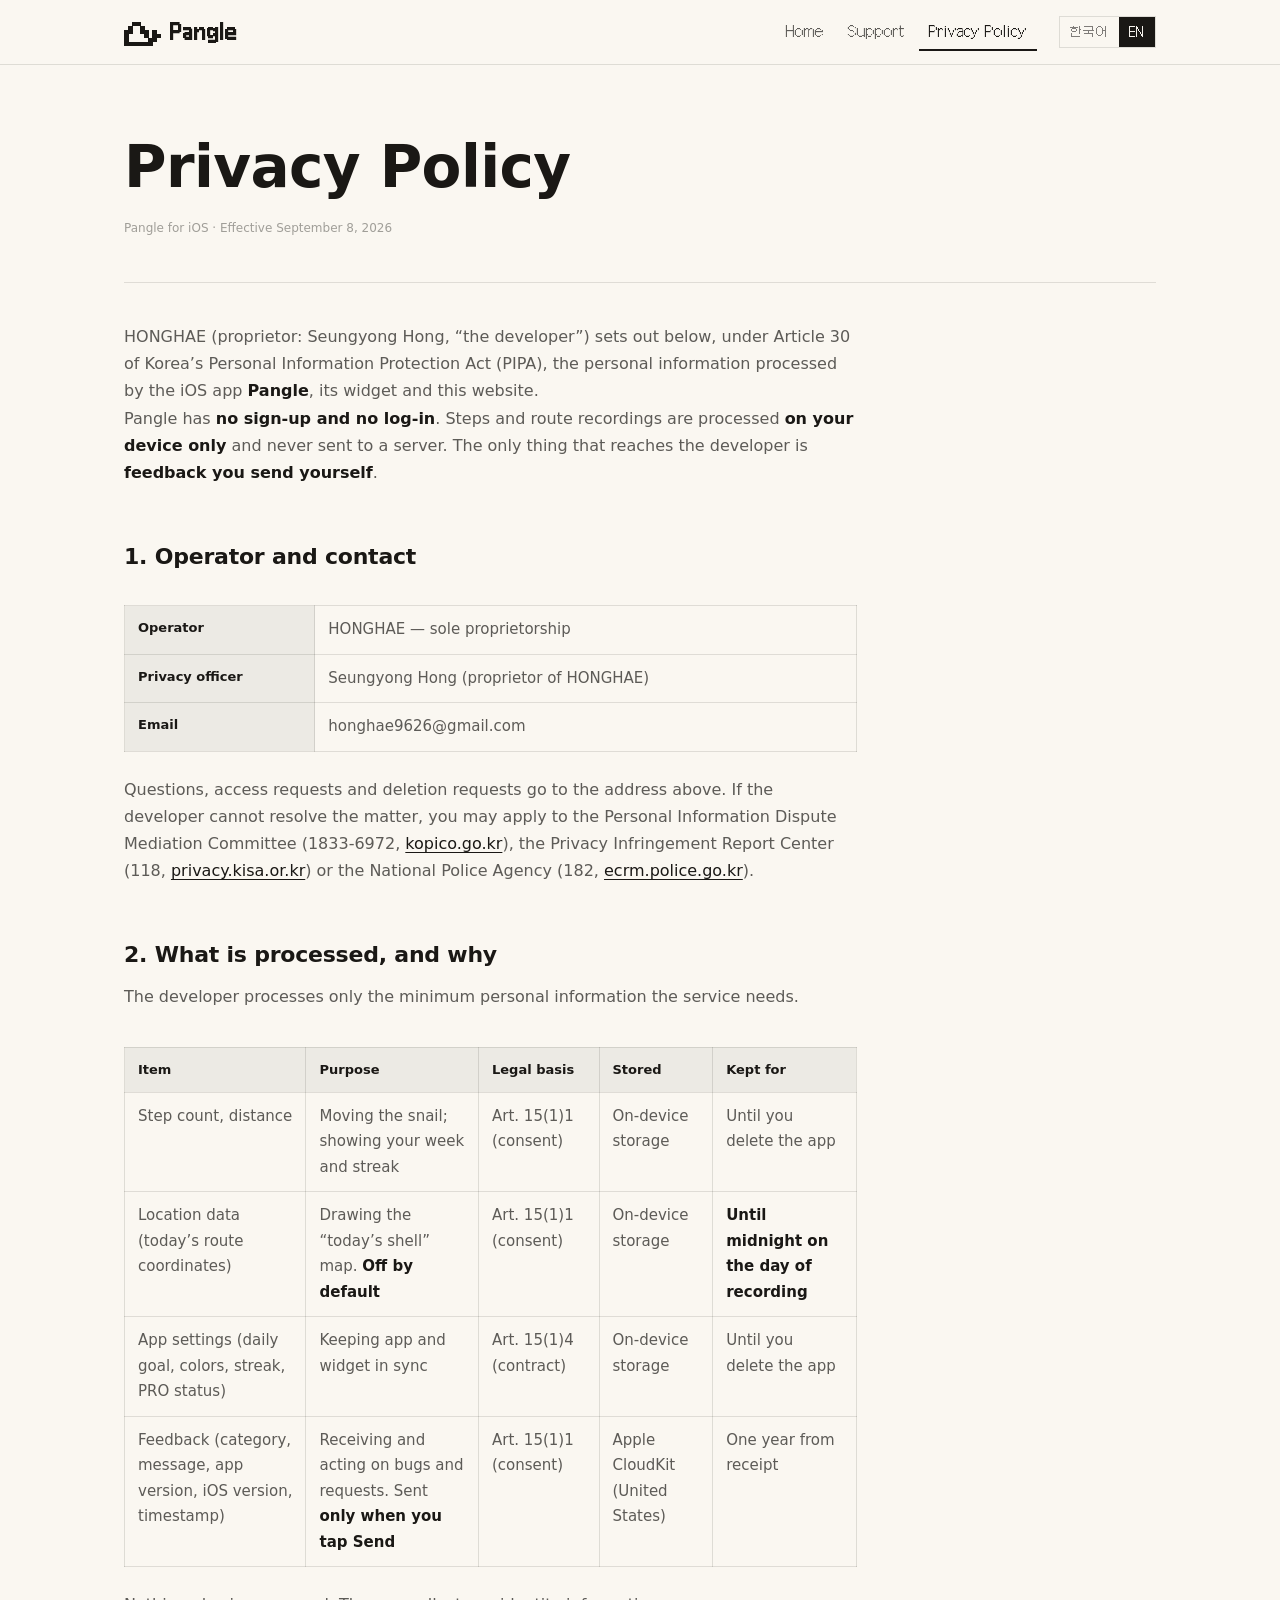
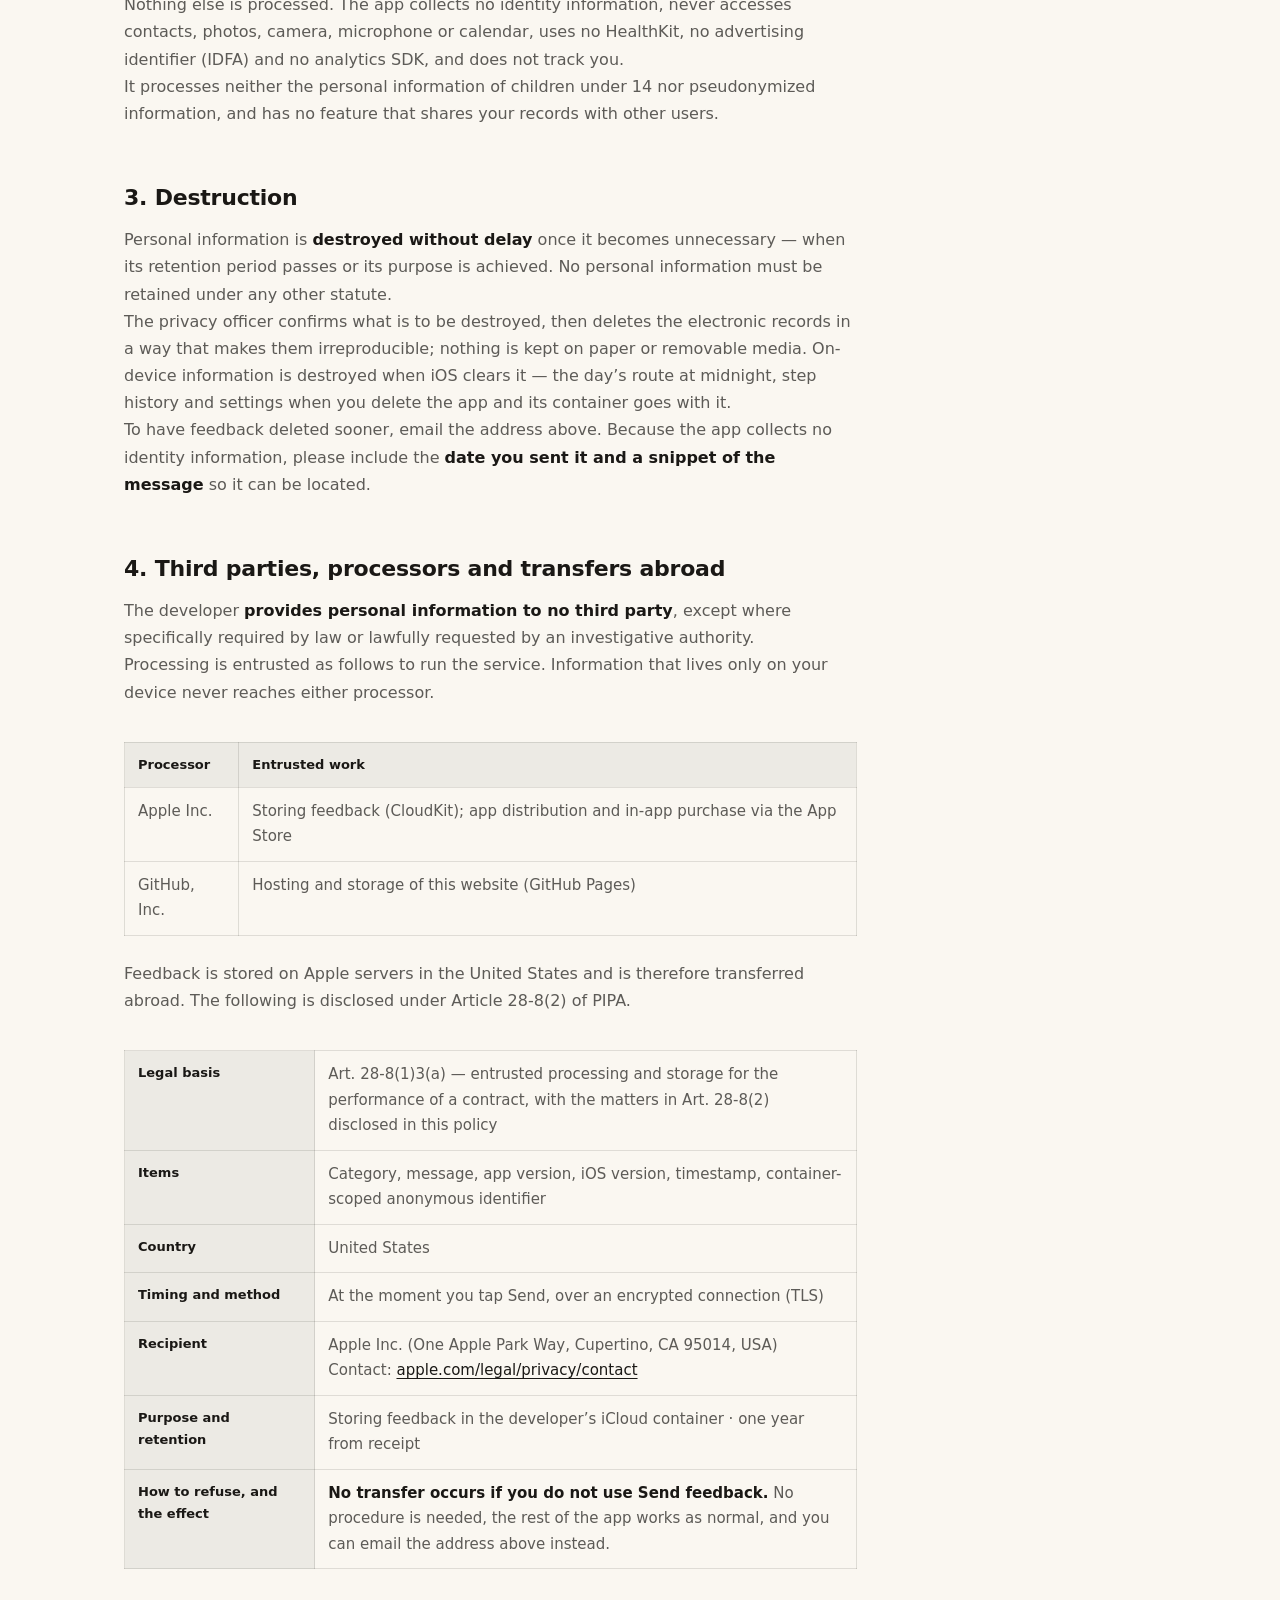
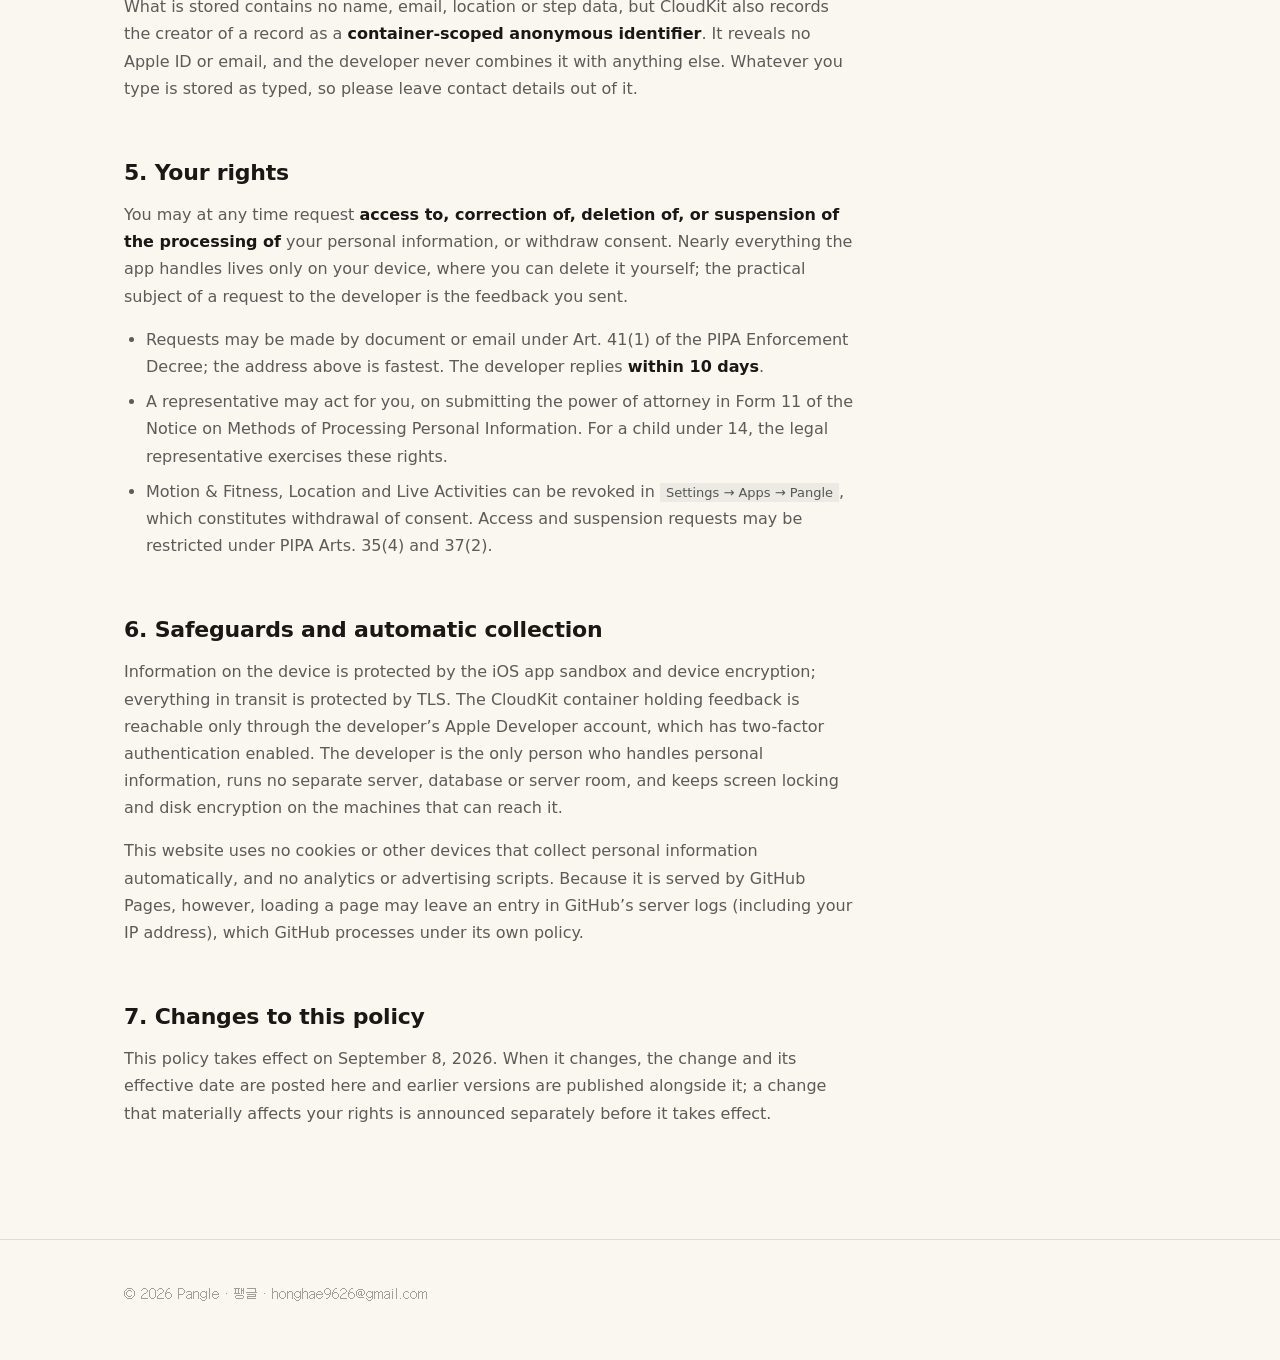
<file: privacy/index.html>
<!DOCTYPE html>
<html lang="ko"
	data-lang="ko"
	data-title-ko="개인정보 처리방침 — 팽글"
	data-title-en="Privacy Policy — Pangle">
<head>
<meta charset="utf-8">
<meta name="viewport" content="width=device-width, initial-scale=1">
<title>개인정보 처리방침 — 팽글</title>
<meta name="description" content="팽글(Pangle) iOS 앱의 개인정보 처리방침. 걸음 수와 위치 기록은 기기 안에만 저장되고 서버로 전송되지 않습니다.">
<meta name="theme-color" content="#faf7f1">
<link rel="canonical" href="https://pangle.kro.kr/privacy/">
<link rel="icon" type="image/png" sizes="32x32" href="/assets/img/favicon-32.png">
<link rel="apple-touch-icon" href="/assets/img/apple-touch-icon.png">
<meta property="og:type" content="article">
<meta property="og:site_name" content="팽글 / Pangle">
<meta property="og:title" content="개인정보 처리방침 — 팽글">
<meta property="og:description" content="걸음 수와 위치 기록은 기기 안에만 저장되고 서버로 전송되지 않습니다.">
<meta property="og:url" content="https://pangle.kro.kr/privacy/">
<meta property="og:image" content="https://pangle.kro.kr/assets/img/og.png">
<link rel="stylesheet" href="/assets/css/fonts.css">
<link rel="stylesheet" href="/assets/css/site.css">
</head>
<body>

<a class="skip-link" href="#main">본문으로 건너뛰기</a>

<header class="site-header">
	<div class="wrap">
		<a class="brand" href="/">
			<span class="icon-mark" data-icon-mark data-px="4"></span>
			<span data-l="ko">팽글</span>
			<span data-l="en">Pangle</span>
		</a>
		<nav class="site-nav" aria-label="사이트">
			<a href="/"><span data-l="ko">홈</span><span data-l="en">Home</span></a>
			<a href="/support/"><span data-l="ko">지원</span><span data-l="en">Support</span></a>
			<a href="/privacy/" aria-current="page"><span data-l="ko">개인정보 처리방침</span><span data-l="en">Privacy Policy</span></a>
		</nav>
		<div class="lang-switch" role="group" aria-label="Language">
			<button type="button" data-lang="ko" aria-pressed="true">한국어</button>
			<button type="button" data-lang="en" aria-pressed="false">EN</button>
		</div>
	</div>
</header>

<main id="main" class="doc">
	<div class="wrap">

		<div class="doc-head">
			<h1>
				<span data-l="ko">개인정보 처리방침</span>
				<span data-l="en">Privacy Policy</span>
			</h1>
			<p class="meta">
				<span data-l="ko">팽글(Pangle) iOS 앱 · 시행일 2026년 9월 8일</span>
				<span data-l="en">Pangle for iOS · Effective September 8, 2026</span>
			</p>
		</div>

		<div class="doc-body">

			<p>
				<span data-l="ko">홍해(HONGHAE, 대표 홍승용, 이하 ‘개발자’)는 「개인정보 보호법」 제30조에 따라 iOS 앱 <strong>팽글</strong>(Pangle)과 그 위젯, 이 웹사이트에서 처리하는 개인정보를 다음과 같이 안내합니다.<br>
				팽글은 <strong>회원가입도 로그인도 없고</strong>, 걸음 수와 위치 기록은 <strong>기기 안에서만</strong> 처리되어 서버로 전송되지 않습니다. 개발자에게 전달되는 정보는 이용자가 직접 보낸 <strong>의견</strong>뿐입니다.</span>
				<span data-l="en">HONGHAE (proprietor: Seungyong Hong, “the developer”) sets out below, under Article 30 of Korea’s Personal Information Protection Act (PIPA), the personal information processed by the iOS app <strong>Pangle</strong>, its widget and this website.<br>
				Pangle has <strong>no sign-up and no log-in</strong>. Steps and route recordings are processed <strong>on your device only</strong> and never sent to a server. The only thing that reaches the developer is <strong>feedback you send yourself</strong>.</span>
			</p>

			<h2>
				<span data-l="ko">1. 운영자와 문의</span>
				<span data-l="en">1. Operator and contact</span>
			</h2>
			<div class="table-scroll">
				<table class="data-table" data-l="ko">
					<tbody>
						<tr><th>운영자</th><td>홍해(HONGHAE) — 개인사업자</td></tr>
						<tr><th>개인정보 보호책임자</th><td>홍승용 (홍해 대표)</td></tr>
						<tr><th>이메일</th><td>honghae9626@gmail.com</td></tr>
					</tbody>
				</table>
				<table class="data-table" data-l="en">
					<tbody>
						<tr><th>Operator</th><td>HONGHAE — sole proprietorship</td></tr>
						<tr><th>Privacy officer</th><td>Seungyong Hong (proprietor of HONGHAE)</td></tr>
						<tr><th>Email</th><td>honghae9626@gmail.com</td></tr>
					</tbody>
				</table>
			</div>
			<p>
				<span data-l="ko">문의와 열람·삭제 요청은 위 이메일로 받습니다. 개발자를 통한 해결이 어려우면 개인정보 분쟁조정위원회(1833-6972, <a href="https://www.kopico.go.kr" rel="noopener">kopico.go.kr</a>), 개인정보침해 신고센터(118, <a href="https://privacy.kisa.or.kr" rel="noopener">privacy.kisa.or.kr</a>), 경찰청(182, <a href="https://ecrm.police.go.kr" rel="noopener">ecrm.police.go.kr</a>)에 신고·상담하실 수 있습니다.</span>
				<span data-l="en">Questions, access requests and deletion requests go to the address above. If the developer cannot resolve the matter, you may apply to the Personal Information Dispute Mediation Committee (1833-6972, <a href="https://www.kopico.go.kr" rel="noopener">kopico.go.kr</a>), the Privacy Infringement Report Center (118, <a href="https://privacy.kisa.or.kr" rel="noopener">privacy.kisa.or.kr</a>) or the National Police Agency (182, <a href="https://ecrm.police.go.kr" rel="noopener">ecrm.police.go.kr</a>).</span>
			</p>

			<h2>
				<span data-l="ko">2. 처리하는 정보와 목적</span>
				<span data-l="en">2. What is processed, and why</span>
			</h2>
			<p>
				<span data-l="ko">개발자는 서비스에 필요한 최소한의 개인정보만 처리합니다.</span>
				<span data-l="en">The developer processes only the minimum personal information the service needs.</span>
			</p>
			<div class="table-scroll">
				<table class="data-table" data-l="ko">
					<thead>
						<tr><th>항목</th><th>목적</th><th>법적 근거</th><th>저장 위치</th><th>보유 기간</th></tr>
					</thead>
					<tbody>
						<tr>
							<td>걸음 수, 이동 거리</td>
							<td>달팽이 이동, 주간 기록과 연속 달성일 표시</td>
							<td>제15조제1항제1호(동의)</td>
							<td>기기 내부 저장소</td>
							<td>앱 삭제 시까지</td>
						</tr>
						<tr>
							<td>위치정보(오늘의 이동 경로 좌표)</td>
							<td>‘오늘의 발자취 껍데기’ 지도 작성. <strong>기본 꺼짐</strong></td>
							<td>제15조제1항제1호(동의)</td>
							<td>기기 내부 저장소</td>
							<td><strong>기록한 당일 자정까지</strong></td>
						</tr>
						<tr>
							<td>앱 설정(하루 목표, 색, 연속 달성일, PRO 구매 여부)</td>
							<td>앱과 위젯의 화면 동기화</td>
							<td>제15조제1항제4호(계약 이행)</td>
							<td>기기 내부 저장소</td>
							<td>앱 삭제 시까지</td>
						</tr>
						<tr>
							<td>의견(문의 분류, 본문, 앱 버전, iOS 버전, 보낸 시각)</td>
							<td>버그·요청 접수 및 처리. <strong>‘보내기’를 누를 때만</strong> 전송</td>
							<td>제15조제1항제1호(동의)</td>
							<td>Apple CloudKit(미국)</td>
							<td>접수일로부터 1년</td>
						</tr>
					</tbody>
				</table>
				<table class="data-table" data-l="en">
					<thead>
						<tr><th>Item</th><th>Purpose</th><th>Legal basis</th><th>Stored</th><th>Kept for</th></tr>
					</thead>
					<tbody>
						<tr>
							<td>Step count, distance</td>
							<td>Moving the snail; showing your week and streak</td>
							<td>Art. 15(1)1 (consent)</td>
							<td>On-device storage</td>
							<td>Until you delete the app</td>
						</tr>
						<tr>
							<td>Location data (today’s route coordinates)</td>
							<td>Drawing the “today’s shell” map. <strong>Off by default</strong></td>
							<td>Art. 15(1)1 (consent)</td>
							<td>On-device storage</td>
							<td><strong>Until midnight on the day of recording</strong></td>
						</tr>
						<tr>
							<td>App settings (daily goal, colors, streak, PRO status)</td>
							<td>Keeping app and widget in sync</td>
							<td>Art. 15(1)4 (contract)</td>
							<td>On-device storage</td>
							<td>Until you delete the app</td>
						</tr>
						<tr>
							<td>Feedback (category, message, app version, iOS version, timestamp)</td>
							<td>Receiving and acting on bugs and requests. Sent <strong>only when you tap Send</strong></td>
							<td>Art. 15(1)1 (consent)</td>
							<td>Apple CloudKit (United States)</td>
							<td>One year from receipt</td>
						</tr>
					</tbody>
				</table>
			</div>
			<p>
				<span data-l="ko">그 밖에는 아무것도 처리하지 않습니다. 앱은 신원 정보를 수집하지 않고, 연락처·사진·카메라·마이크·캘린더에 접근하지 않으며, HealthKit·광고 식별자(IDFA)·분석 SDK를 사용하지 않고 이용자를 추적하지 않습니다.<br>
				14세 미만 아동의 개인정보와 가명정보는 처리하지 않고, 기록을 다른 이용자에게 공개하는 기능도 없습니다.</span>
				<span data-l="en">Nothing else is processed. The app collects no identity information, never accesses contacts, photos, camera, microphone or calendar, uses no HealthKit, no advertising identifier (IDFA) and no analytics SDK, and does not track you.<br>
				It processes neither the personal information of children under 14 nor pseudonymized information, and has no feature that shares your records with other users.</span>
			</p>

			<h2>
				<span data-l="ko">3. 파기</span>
				<span data-l="en">3. Destruction</span>
			</h2>
			<p>
				<span data-l="ko">보유 기간이 지나거나 목적이 달성되어 개인정보가 불필요해지면 <strong>지체 없이 파기</strong>합니다. 다른 법령에 따라 보존해야 하는 개인정보는 없습니다.<br>
				개인정보 보호책임자가 파기 대상을 확인한 뒤 전자적 파일을 재생할 수 없는 방법으로 삭제하며, 종이 문서나 보조저장매체로는 보관하지 않습니다. 기기 안의 정보는 당일 경로가 자정에, 걸음 기록과 설정이 앱 삭제 시 iOS가 컨테이너를 지우면서 파기됩니다.<br>
				보낸 의견을 미리 지우려면 위 이메일로 요청하시면 됩니다. 앱이 신원 정보를 받지 않으므로 <strong>보낸 날짜와 본문 일부</strong>를 함께 알려주셔야 특정할 수 있습니다.</span>
				<span data-l="en">Personal information is <strong>destroyed without delay</strong> once it becomes unnecessary — when its retention period passes or its purpose is achieved. No personal information must be retained under any other statute.<br>
				The privacy officer confirms what is to be destroyed, then deletes the electronic records in a way that makes them irreproducible; nothing is kept on paper or removable media. On-device information is destroyed when iOS clears it — the day’s route at midnight, step history and settings when you delete the app and its container goes with it.<br>
				To have feedback deleted sooner, email the address above. Because the app collects no identity information, please include the <strong>date you sent it and a snippet of the message</strong> so it can be located.</span>
			</p>

			<h2>
				<span data-l="ko">4. 제3자 제공, 위탁, 국외 이전</span>
				<span data-l="en">4. Third parties, processors and transfers abroad</span>
			</h2>
			<p>
				<span data-l="ko">개발자는 개인정보를 <strong>제3자에게 제공하지 않습니다.</strong> 법령에 특별한 규정이 있거나 수사기관의 적법한 요구가 있는 경우만 예외입니다.<br>
				서비스 운영을 위해 아래와 같이 처리업무를 위탁하며, 기기 안에만 저장되는 정보는 수탁자에게 전달되지 않습니다.</span>
				<span data-l="en">The developer <strong>provides personal information to no third party</strong>, except where specifically required by law or lawfully requested by an investigative authority.<br>
				Processing is entrusted as follows to run the service. Information that lives only on your device never reaches either processor.</span>
			</p>
			<div class="table-scroll">
				<table class="data-table" data-l="ko">
					<thead><tr><th>수탁자</th><th>위탁 업무</th></tr></thead>
					<tbody>
						<tr><td>Apple Inc.</td><td>의견 저장·보관(CloudKit), App Store 앱 배포 및 인앱 결제</td></tr>
						<tr><td>GitHub, Inc.</td><td>이 웹사이트의 호스팅·보관(GitHub Pages)</td></tr>
					</tbody>
				</table>
				<table class="data-table" data-l="en">
					<thead><tr><th>Processor</th><th>Entrusted work</th></tr></thead>
					<tbody>
						<tr><td>Apple Inc.</td><td>Storing feedback (CloudKit); app distribution and in-app purchase via the App Store</td></tr>
						<tr><td>GitHub, Inc.</td><td>Hosting and storage of this website (GitHub Pages)</td></tr>
					</tbody>
				</table>
			</div>
			<p>
				<span data-l="ko">의견은 미국의 Apple 서버에 저장되므로 국외로 이전됩니다. 「개인정보 보호법」 제28조의8제2항에 따라 안내합니다.</span>
				<span data-l="en">Feedback is stored on Apple servers in the United States and is therefore transferred abroad. The following is disclosed under Article 28-8(2) of PIPA.</span>
			</p>
			<div class="table-scroll">
				<table class="data-table" data-l="ko">
					<tbody>
						<tr><th>법적 근거</th><td>제28조의8제1항제3호가목 — 계약 이행을 위한 처리위탁·보관으로서 같은 조 제2항 각 호를 이 방침에 공개</td></tr>
						<tr><th>이전 항목</th><td>문의 분류, 본문, 앱 버전, iOS 버전, 보낸 시각, CloudKit 컨테이너 한정 익명 식별자</td></tr>
						<tr><th>이전 국가</th><td>미국</td></tr>
						<tr><th>시기·방법</th><td>앱에서 ‘보내기’를 누른 시점에 암호화된 통신 구간(TLS)으로 전송</td></tr>
						<tr><th>이전받는 자</th><td>Apple Inc. (One Apple Park Way, Cupertino, CA 95014, USA)<br>문의: <a href="https://www.apple.com/kr/legal/privacy/contact/" rel="noopener">apple.com/kr/legal/privacy/contact</a></td></tr>
						<tr><th>목적·보유 기간</th><td>개발자의 iCloud 컨테이너에 의견 저장 · 접수일로부터 1년</td></tr>
						<tr><th>거부 방법과 효과</th><td><strong>‘의견 보내기’를 쓰지 않으면 이전이 발생하지 않습니다.</strong> 별도 절차가 없고 앱의 나머지 기능은 그대로 동작하며, 대신 위 이메일로 문의하시면 됩니다.</td></tr>
					</tbody>
				</table>
				<table class="data-table" data-l="en">
					<tbody>
						<tr><th>Legal basis</th><td>Art. 28-8(1)3(a) — entrusted processing and storage for the performance of a contract, with the matters in Art. 28-8(2) disclosed in this policy</td></tr>
						<tr><th>Items</th><td>Category, message, app version, iOS version, timestamp, container-scoped anonymous identifier</td></tr>
						<tr><th>Country</th><td>United States</td></tr>
						<tr><th>Timing and method</th><td>At the moment you tap Send, over an encrypted connection (TLS)</td></tr>
						<tr><th>Recipient</th><td>Apple Inc. (One Apple Park Way, Cupertino, CA 95014, USA)<br>Contact: <a href="https://www.apple.com/legal/privacy/contact/" rel="noopener">apple.com/legal/privacy/contact</a></td></tr>
						<tr><th>Purpose and retention</th><td>Storing feedback in the developer’s iCloud container · one year from receipt</td></tr>
						<tr><th>How to refuse, and the effect</th><td><strong>No transfer occurs if you do not use Send feedback.</strong> No procedure is needed, the rest of the app works as normal, and you can email the address above instead.</td></tr>
					</tbody>
				</table>
			</div>
			<p>
				<span data-l="ko">저장 항목에 이름·이메일·위치·걸음 수는 없지만, CloudKit은 레코드를 만든 사람을 <strong>컨테이너 한정 익명 식별자</strong>로 함께 기록합니다. Apple ID나 이메일을 알려주지는 않으며, 개발자는 이를 다른 정보와 결합하지 않습니다. 본문에 적은 내용은 그대로 저장되니 연락처는 적지 않는 것을 권합니다.</span>
				<span data-l="en">What is stored contains no name, email, location or step data, but CloudKit also records the creator of a record as a <strong>container-scoped anonymous identifier</strong>. It reveals no Apple ID or email, and the developer never combines it with anything else. Whatever you type is stored as typed, so please leave contact details out of it.</span>
			</p>

			<h2>
				<span data-l="ko">5. 이용자의 권리</span>
				<span data-l="en">5. Your rights</span>
			</h2>
			<p>
				<span data-l="ko">이용자는 언제든지 개인정보의 <strong>열람·정정·삭제·처리정지 및 동의 철회</strong>를 요구할 수 있습니다. 앱이 다루는 정보 대부분은 기기 안에만 있어 이용자가 직접 지울 수 있으므로, 개발자를 상대로 한 요구의 실질적 대상은 보낸 의견입니다.</span>
				<span data-l="en">You may at any time request <strong>access to, correction of, deletion of, or suspension of the processing of</strong> your personal information, or withdraw consent. Nearly everything the app handles lives only on your device, where you can delete it yourself; the practical subject of a request to the developer is the feedback you sent.</span>
			</p>
			<ul>
				<li>
					<span data-l="ko">「개인정보 보호법 시행령」 제41조제1항에 따라 서면·전자우편 등으로 요구할 수 있고, 위 이메일이 가장 빠릅니다. 개발자는 청구받은 날로부터 <strong>10일 이내</strong>에 회신합니다.</span>
					<span data-l="en">Requests may be made by document or email under Art. 41(1) of the PIPA Enforcement Decree; the address above is fastest. The developer replies <strong>within 10 days</strong>.</span>
				</li>
				<li>
					<span data-l="ko">대리인을 통해서도 할 수 있으며, 이 경우 「개인정보 처리 방법에 관한 고시」 [별지 제11호] 위임장이 필요합니다. 14세 미만 아동의 권리는 법정대리인이 행사합니다.</span>
					<span data-l="en">A representative may act for you, on submitting the power of attorney in Form 11 of the Notice on Methods of Processing Personal Information. For a child under 14, the legal representative exercises these rights.</span>
				</li>
				<li>
					<span data-l="ko">동작 및 피트니스, 위치, 실시간 활동 권한은 <span class="path">설정 → 앱 → 팽글</span>에서 철회할 수 있으며 이는 동의 철회에 해당합니다. 열람·처리정지 요구는 「개인정보 보호법」 제35조제4항 및 제37조제2항에 따라 제한될 수 있습니다.</span>
					<span data-l="en">Motion &amp; Fitness, Location and Live Activities can be revoked in <span class="path">Settings → Apps → Pangle</span>, which constitutes withdrawal of consent. Access and suspension requests may be restricted under PIPA Arts. 35(4) and 37(2).</span>
				</li>
			</ul>

			<h2>
				<span data-l="ko">6. 안전성 확보와 자동 수집</span>
				<span data-l="en">6. Safeguards and automatic collection</span>
			</h2>
			<p>
				<span data-l="ko">기기의 정보는 iOS 앱 샌드박스와 기기 암호화로, 전송 구간은 TLS로 보호됩니다. 의견이 저장된 CloudKit 컨테이너는 2단계 인증이 적용된 개발자의 Apple 개발자 계정으로만 접근할 수 있습니다. 개인정보를 취급하는 사람은 개발자 본인 1인이며, 별도의 서버·데이터베이스·전산실을 운영하지 않고 개발자 기기에는 화면 잠금과 디스크 암호화를 적용합니다.</span>
				<span data-l="en">Information on the device is protected by the iOS app sandbox and device encryption; everything in transit is protected by TLS. The CloudKit container holding feedback is reachable only through the developer’s Apple Developer account, which has two-factor authentication enabled. The developer is the only person who handles personal information, runs no separate server, database or server room, and keeps screen locking and disk encryption on the machines that can reach it.</span>
			</p>
			<p>
				<span data-l="ko">이 웹사이트는 쿠키를 비롯한 개인정보 자동 수집 장치를 쓰지 않고 분석 도구와 광고 스크립트도 없습니다. 다만 GitHub Pages로 제공되므로 페이지를 열면 GitHub의 서버 로그에 접속 기록(IP 주소 등)이 남을 수 있으며, 이는 GitHub이 자체 정책에 따라 처리합니다.</span>
				<span data-l="en">This website uses no cookies or other devices that collect personal information automatically, and no analytics or advertising scripts. Because it is served by GitHub Pages, however, loading a page may leave an entry in GitHub’s server logs (including your IP address), which GitHub processes under its own policy.</span>
			</p>

			<h2>
				<span data-l="ko">7. 방침의 변경</span>
				<span data-l="en">7. Changes to this policy</span>
			</h2>
			<p>
				<span data-l="ko">이 방침은 2026년 9월 8일부터 적용됩니다. 방침이 바뀌면 변경 내용과 시행일을 이 페이지에 게시하고 이전 버전도 함께 공개하며, 이용자의 권리에 중대한 영향을 미치는 변경은 시행 전에 따로 안내합니다.</span>
				<span data-l="en">This policy takes effect on September 8, 2026. When it changes, the change and its effective date are posted here and earlier versions are published alongside it; a change that materially affects your rights is announced separately before it takes effect.</span>
			</p>

		</div>
	</div>
</main>

<footer class="site-footer">
	<div class="wrap">
		<p class="copyright">© 2026 Pangle · 팽글 · honghae9626@gmail.com</p>
	</div>
</footer>

<script src="/assets/js/snail.js"></script>
<script src="/assets/js/site.js"></script>
</body>
</html>
</file>
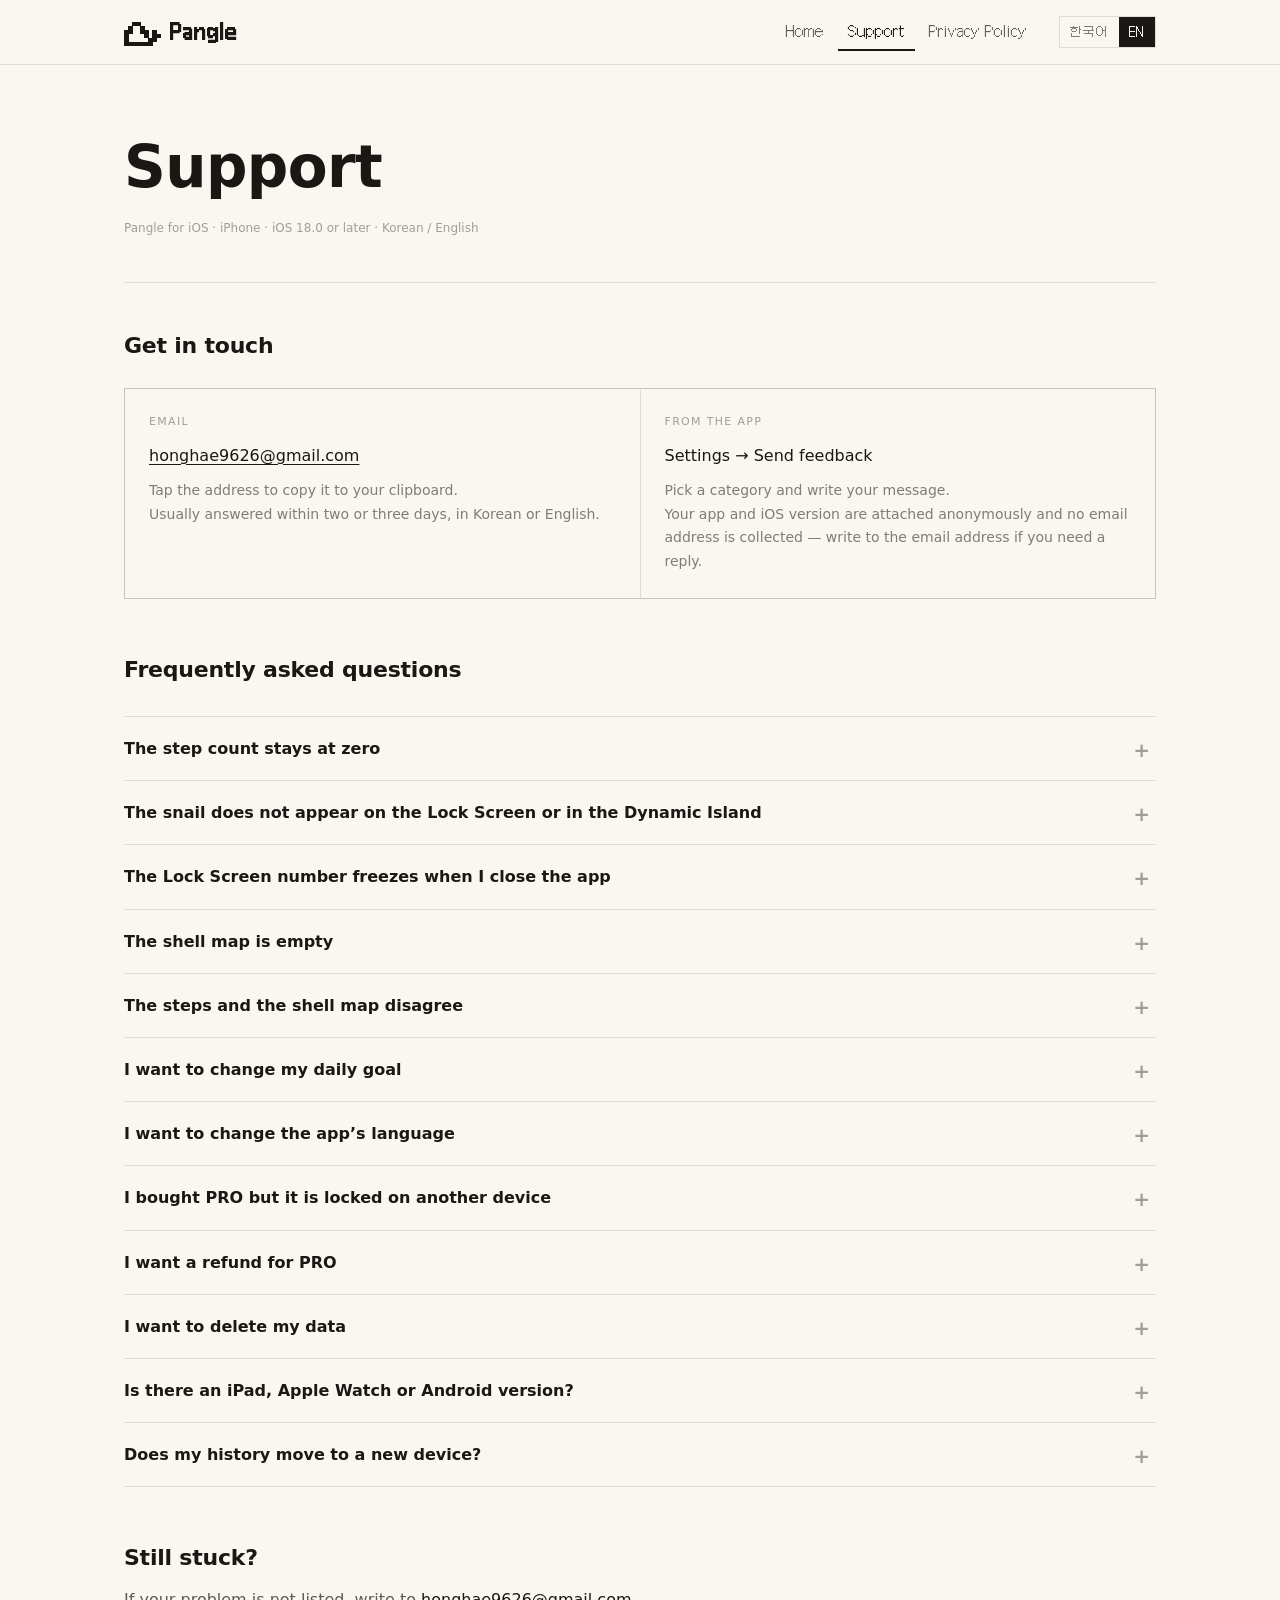
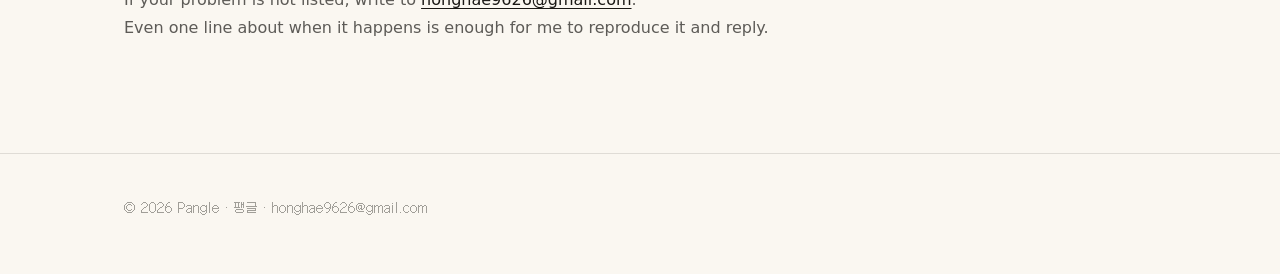
<file: support/index.html>
<!DOCTYPE html>
<html lang="ko"
	data-lang="ko"
	data-title-ko="지원 — 팽글"
	data-title-en="Support — Pangle">
<head>
<meta charset="utf-8">
<meta name="viewport" content="width=device-width, initial-scale=1">
<title>지원 — 팽글</title>
<meta name="description" content="팽글(Pangle) 지원 페이지. 걸음 수·잠금화면 달팽이·껍데기 지도·PRO 구매에 대한 자주 묻는 질문과 문의 방법.">
<meta name="theme-color" content="#faf7f1">
<link rel="canonical" href="https://pangle.kro.kr/support/">
<link rel="icon" type="image/png" sizes="32x32" href="/assets/img/favicon-32.png">
<link rel="apple-touch-icon" href="/assets/img/apple-touch-icon.png">
<meta property="og:type" content="article">
<meta property="og:site_name" content="팽글 / Pangle">
<meta property="og:title" content="지원 — 팽글">
<meta property="og:description" content="자주 묻는 질문과 문의 방법.">
<meta property="og:url" content="https://pangle.kro.kr/support/">
<meta property="og:image" content="https://pangle.kro.kr/assets/img/og.png">
<link rel="stylesheet" href="/assets/css/fonts.css">
<link rel="stylesheet" href="/assets/css/site.css">
</head>
<body>

<a class="skip-link" href="#main">본문으로 건너뛰기</a>

<header class="site-header">
	<div class="wrap">
		<a class="brand" href="/">
			<span class="icon-mark" data-icon-mark data-px="4"></span>
			<span data-l="ko">팽글</span>
			<span data-l="en">Pangle</span>
		</a>
		<nav class="site-nav" aria-label="사이트">
			<a href="/"><span data-l="ko">홈</span><span data-l="en">Home</span></a>
			<a href="/support/" aria-current="page"><span data-l="ko">지원</span><span data-l="en">Support</span></a>
			<a href="/privacy/"><span data-l="ko">개인정보 처리방침</span><span data-l="en">Privacy Policy</span></a>
		</nav>
		<div class="lang-switch" role="group" aria-label="Language">
			<button type="button" data-lang="ko" aria-pressed="true">한국어</button>
			<button type="button" data-lang="en" aria-pressed="false">EN</button>
		</div>
	</div>
</header>

<main id="main" class="doc doc-wide">
	<div class="wrap">

		<div class="doc-head">
			<h1>
				<span data-l="ko">지원</span>
				<span data-l="en">Support</span>
			</h1>
			<p class="meta">
				<span data-l="ko">팽글(Pangle) iOS 앱 · iPhone · iOS 18.0 이상 · 한국어 / English</span>
				<span data-l="en">Pangle for iOS · iPhone · iOS 18.0 or later · Korean / English</span>
			</p>
		</div>

		<div class="doc-body">

			<h2 style="margin-top:0;">
				<span data-l="ko">문의하기</span>
				<span data-l="en">Get in touch</span>
			</h2>
			<div class="contact-grid">
				<div class="contact-cell">
					<div class="label">
						<span data-l="ko">이메일</span>
						<span data-l="en">EMAIL</span>
					</div>
					<div class="value">
						<button type="button" class="email-address" data-copy="honghae9626@gmail.com">honghae9626@gmail.com</button>
					</div>
					<p>
						<span data-l="ko">주소를 누르면 클립보드에 복사됩니다.<br>
						보통 2~3일 안에 답장하고, 한국어와 영어 모두 괜찮습니다.</span>
						<span data-l="en">Tap the address to copy it to your clipboard.<br>
						Usually answered within two or three days, in Korean or English.</span>
					</p>
				</div>
				<div class="contact-cell">
					<div class="label">
						<span data-l="ko">앱에서 바로</span>
						<span data-l="en">FROM THE APP</span>
					</div>
					<div class="value">
						<span data-l="ko">설정 → 의견 보내기</span>
						<span data-l="en">Settings → Send feedback</span>
					</div>
					<p>
						<span data-l="ko">분류를 고르고 본문만 쓰면 됩니다.<br>
				앱 버전과 iOS 버전이 함께 익명으로 전달되고, 이메일 주소는 수집하지 않습니다 — 답장이 필요하면 이메일로 보내주세요.</span>
						<span data-l="en">Pick a category and write your message.<br>
				Your app and iOS version are attached anonymously and no email address is collected — write to the email address if you need a reply.</span>
					</p>
				</div>
			</div>

			<h2>
				<span data-l="ko">자주 묻는 질문</span>
				<span data-l="en">Frequently asked questions</span>
			</h2>

			<div class="faq">

				<details>
					<summary>
						<span data-l="ko">걸음 수가 0에서 움직이지 않아요</span>
						<span data-l="en">The step count stays at zero</span>
					</summary>
					<div class="answer">
						<p>
							<span data-l="ko">동작 및 피트니스 권한이 없으면 걸음 수를 아예 셀 수 없습니다. <span class="path">설정 → 앱 → 팽글 → 동작 및 피트니스</span>를 켜주세요.<br>
				앱 안에서도 권한이 없으면 안내가 표시되고, 그 안내를 누르면 설정으로 바로 이동합니다.</span>
							<span data-l="en">Without Motion &amp; Fitness permission the app cannot count steps at all.<br>
				Turn it on in <span class="path">Settings → Apps → Pangle → Motion &amp; Fitness</span>. The app also shows a notice when the permission is missing; tapping it takes you straight to Settings.</span>
						</p>
						<p>
							<span data-l="ko">권한이 켜져 있는데도 0이라면, 기기가 걸음 수 측정을 지원하지 않는 경우입니다.<br>
				이때는 앱이 “이 기기에서는 걸음 수를 측정할 수 없어요”라고 표시합니다.</span>
							<span data-l="en">If the permission is on and it is still zero, the device cannot count steps.<br>
				In that case the app says so explicitly instead of showing a stuck number.</span>
						</p>
					</div>
				</details>

				<details>
					<summary>
						<span data-l="ko">잠금화면이나 다이나믹 아일랜드에 달팽이가 안 나와요</span>
						<span data-l="en">The snail does not appear on the Lock Screen or in the Dynamic Island</span>
					</summary>
					<div class="answer">
						<ul>
							<li>
								<span data-l="ko"><span class="path">설정 → 앱 → 팽글 → 실시간 활동</span>이 켜져 있어야 합니다.<br>
				기본값은 켜짐입니다.</span>
								<span data-l="en"><span class="path">Settings → Apps → Pangle → Live Activities</span> has to be on.<br>
				It is on by default.</span>
							</li>
							<li>
								<span data-l="ko">걷기 시작해야 나타납니다.<br>
				앱을 열어 걸음이 한 번 들어오면 잠금화면 카드가 생깁니다.</span>
								<span data-l="en">It appears once you start walking — open the app, and the Lock Screen card shows up as soon as steps arrive.</span>
							</li>
							<li>
								<span data-l="ko">다이나믹 아일랜드는 다이나믹 아일랜드가 있는 iPhone 모델에서만 표시됩니다.<br>
									없는 기기에서는 잠금화면 카드로 같은 정보를 보여줍니다.</span>
								<span data-l="en">The Dynamic Island only exists on iPhone models that have it.<br>
				On other iPhones the same information appears as the Lock Screen card.</span>
							</li>
						</ul>
					</div>
				</details>

				<details>
					<summary>
						<span data-l="ko">앱을 닫으면 잠금화면 숫자가 멈춰요</span>
						<span data-l="en">The Lock Screen number freezes when I close the app</span>
					</summary>
					<div class="answer">
						<p>
							<span data-l="ko">라이브 액티비티는 앱이 깨어 있을 때 갱신됩니다.<br>
				iOS가 앱을 정지시키면 화면의 숫자도 그 시점에 멈춥니다. <strong>걸음 데이터 자체는 잃지 않습니다</strong> — iPhone의 동작 코프로세서가 걸음을 계속 세고 있으므로, 앱을 다시 열면 정확한 하루 총합이 바로 표시됩니다.</span>
							<span data-l="en">A Live Activity updates while the app is awake.<br>
				When iOS suspends the app, the number on screen stops where it was. <strong>No step data is lost</strong> — your iPhone’s motion coprocessor keeps counting, so reopening the app immediately shows the correct daily total.</span>
						</p>
						<p>
							<span data-l="ko">닫아둔 동안에도 계속 갱신되게 하려면 껍데기 지도의 위치 기록을 켜고, 위치를 <strong>‘항상 허용’</strong>으로 두세요(<span class="path">설정 → 앱 → 팽글 → 위치 → 항상</span>). 위치가 들어올 때마다 앱이 잠깐 깨어나 걸음 수를 다시 읽습니다.<br>
				대신 배터리 사용량이 늘어납니다.</span>
							<span data-l="en">To keep it updating while the app is closed, turn on route recording for the shell map and set location to <strong>“Always”</strong> (<span class="path">Settings → Apps → Pangle → Location → Always</span>).<br>
				Each location update briefly wakes the app so it can re-read your steps.<br>
				It does use more battery.</span>
						</p>
					</div>
				</details>

				<details>
					<summary>
						<span data-l="ko">껍데기 지도가 비어 있어요</span>
						<span data-l="en">The shell map is empty</span>
					</summary>
					<div class="answer">
						<ul>
							<li>
								<span data-l="ko"><strong>기록이 꺼져 있을 수 있습니다.</strong> 위치 기록은 기본 꺼짐이고, 껍데기 지도 화면에서 직접 켜야 시작됩니다.</span>
								<span data-l="en"><strong>Recording may be off.</strong> It is off by default and starts only when you turn it on from the shell map screen.</span>
							</li>
							<li>
								<span data-l="ko"><strong>이동 범위가 너무 작으면</strong> 빈 껍데기를 보여줍니다.<br>
				그날 움직인 범위가 60m가 안 되면 모양이 아니라 GPS 잡음이기 때문입니다.</span>
								<span data-l="en"><strong>If you barely moved,</strong> the shell stays empty: under about 60 m of range, what you would see is GPS noise rather than a shape.</span>
							</li>
							<li>
								<span data-l="ko"><strong>실내에서만 걸었다면</strong> 걸음은 쌓여도 위치가 바뀌지 않아 새길 길이 없습니다.<br>
				러닝머신도 같습니다.</span>
								<span data-l="en"><strong>If you only walked indoors,</strong> steps accumulate but your position does not change, so there is no path to engrave.<br>
				Treadmills are the same.</span>
							</li>
						</ul>
					</div>
				</details>

				<details>
					<summary>
						<span data-l="ko">걸음 수와 껍데기 지도의 길이가 안 맞아요</span>
						<span data-l="en">The steps and the shell map disagree</span>
					</summary>
					<div class="answer">
						<p>
							<span data-l="ko">정상입니다.<br>
				걸음 수는 만보계가 세고, 껍데기 지도는 위치가 바뀐 만큼만 그립니다.<br>
				실내 이동은 걸음에는 들어가지만 지도에는 남지 않습니다.</span>
							<span data-l="en">That is expected.<br>
				Steps come from the pedometer; the shell map only draws where your position actually changed.<br>
				Indoor walking counts as steps but leaves no path.</span>
						</p>
						<p>
							<span data-l="ko">또 두 지점의 기록이 10분 이상 떨어져 있으면 선을 잇지 않습니다.<br>
				아침에 집, 오후에 시내처럼 떨어진 구간을 이으면 실제로 걷지 않은 직선이 껍데기를 가로지르기 때문입니다.</span>
							<span data-l="en">Also, two fixes more than ten minutes apart are not joined.<br>
				Connecting them — home in the morning, downtown in the afternoon — would draw a straight line across the shell that you never walked.</span>
						</p>
					</div>
				</details>

				<details>
					<summary>
						<span data-l="ko">하루 목표를 바꾸고 싶어요</span>
						<span data-l="en">I want to change my daily goal</span>
					</summary>
					<div class="answer">
						<p>
							<span data-l="ko">홈 화면의 하루 목표에서 고르거나, <strong>직접 설정</strong>으로 원하는 숫자를 입력하면 됩니다.<br>
				목표를 바꾸면 트랙의 결승선이 멀어지거나 가까워집니다.</span>
							<span data-l="en">Pick one under the daily goal on the home screen, or use <strong>Custom</strong> to type any number.<br>
				Changing the goal pushes the finish line away or pulls it closer.</span>
						</p>
					</div>
				</details>

				<details>
					<summary>
						<span data-l="ko">앱 언어를 바꾸고 싶어요</span>
						<span data-l="en">I want to change the app’s language</span>
					</summary>
					<div class="answer">
						<p>
							<span data-l="ko">앱 안에는 언어 스위치가 없습니다.<br>
				iOS의 앱별 언어 설정을 따르므로 <span class="path">설정 → 앱 → 팽글 → 언어</span>에서 한국어와 English 중에 고르세요.<br>
				잠금화면 달팽이와 공유 이미지도 같은 언어를 씁니다.</span>
							<span data-l="en">There is no in-app language switch.<br>
				The app follows the per-app language in iOS, so choose Korean or English in <span class="path">Settings → Apps → Pangle → Language</span>. The Lock Screen snail and shared images use the same language.</span>
						</p>
					</div>
				</details>

				<details>
					<summary>
						<span data-l="ko">PRO를 구매했는데 다른 기기에서 잠겨 있어요</span>
						<span data-l="en">I bought PRO but it is locked on another device</span>
					</summary>
					<div class="answer">
						<p>
							<span data-l="ko">같은 Apple ID로 로그인한 뒤 <span class="path">설정 → 구매 복원</span>을 누르세요.<br>
				PRO는 1회 결제 상품이라 계정에 남아 있고, 다시 결제하지 않아도 복원됩니다.<br>
				복원할 이력이 없다고 나오면 결제에 쓴 Apple ID가 맞는지 확인해 주세요.</span>
							<span data-l="en">Sign in with the same Apple ID and tap <span class="path">Settings → Restore purchase</span>. PRO is a one-time purchase kept on your account, so it restores without paying again.<br>
				If it reports nothing to restore, check that you are signed in with the Apple ID you paid with.</span>
						</p>
					</div>
				</details>

				<details>
					<summary>
						<span data-l="ko">PRO를 환불하고 싶어요</span>
						<span data-l="en">I want a refund for PRO</span>
					</summary>
					<div class="answer">
						<p>
							<span data-l="ko">인앱 구매의 결제와 환불은 Apple이 처리합니다.<br>
				개발자는 결제 내역에 접근할 수 없으므로 직접 환불해 드릴 수 없습니다. <a href="https://reportaproblem.apple.com" rel="noopener">reportaproblem.apple.com</a>에서 요청하세요.</span>
							<span data-l="en">Apple handles payment and refunds for in-app purchases.<br>
				The developer cannot access purchase records and therefore cannot issue a refund.<br>
				Request one at <a href="https://reportaproblem.apple.com" rel="noopener">reportaproblem.apple.com</a>.</span>
						</p>
					</div>
				</details>

				<details>
					<summary>
						<span data-l="ko">내 데이터를 지우고 싶어요</span>
						<span data-l="en">I want to delete my data</span>
					</summary>
					<div class="answer">
						<ul>
							<li>
								<span data-l="ko"><strong>위치 기록:</strong> 자정이 지나면 저절로 사라집니다.<br>
									당장 지우고 싶다면 위치 권한을 끄거나 앱을 삭제하면 됩니다.</span>
								<span data-l="en"><strong>Route recording:</strong> it disappears on its own after midnight.<br>
									To clear it sooner, turn the location permission off or delete the app.</span>
							</li>
							<li>
								<span data-l="ko"><strong>걸음 기록과 설정:</strong> 기기 안에만 있으므로 앱을 삭제하면 함께 사라집니다.</span>
								<span data-l="en"><strong>Step history and settings:</strong> they live only on the device, so deleting the app removes them.</span>
							</li>
							<li>
								<span data-l="ko"><strong>보낸 의견:</strong> 이메일로 요청하세요.<br>
				어떤 글인지 특정할 수 있도록 보낸 날짜와 본문 일부를 알려주세요.</span>
								<span data-l="en"><strong>Feedback you sent:</strong> ask by email, including the date and a snippet so it can be found.</span>
							</li>
						</ul>
						<p>
							<span data-l="ko">자세한 내용은 <a href="/privacy/">개인정보 처리방침</a>에 정리해 두었습니다.</span>
							<span data-l="en">The <a href="/privacy/">privacy policy</a> covers this in detail.</span>
						</p>
					</div>
				</details>

				<details>
					<summary>
						<span data-l="ko">iPad, Apple Watch, Android에서도 쓸 수 있나요?</span>
						<span data-l="en">Is there an iPad, Apple Watch or Android version?</span>
					</summary>
					<div class="answer">
						<p>
							<span data-l="ko">현재는 iPhone 전용입니다(iOS 18.0 이상). Apple Watch 앱과 Android 버전은 없습니다.</span>
							<span data-l="en">Right now it is iPhone only (iOS 18.0 or later).<br>
				There is no Apple Watch app and no Android version.</span>
						</p>
					</div>
				</details>

				<details>
					<summary>
						<span data-l="ko">기기를 바꾸면 기록이 옮겨지나요?</span>
						<span data-l="en">Does my history move to a new device?</span>
					</summary>
					<div class="answer">
						<p>
							<span data-l="ko">걸음 기록과 껍데기 지도는 기기 안에만 저장되므로 기기 사이에 동기화되지 않습니다.<br>
				계정이 없기 때문입니다.<br>
				기기를 바꾼 뒤 옮겨지는 것은 PRO 구매뿐이고, 그것도 <span class="path">설정 → 구매 복원</span>으로 직접 복원합니다.</span>
							<span data-l="en">Step history and shell maps are stored only on the device and do not sync between devices — there is no account to sync them to.<br>
				The one thing that carries over is the PRO purchase, restored yourself with <span class="path">Settings → Restore purchase</span>.</span>
						</p>
					</div>
				</details>

			</div>

			<h2>
				<span data-l="ko">그래도 해결되지 않으면</span>
				<span data-l="en">Still stuck?</span>
			</h2>
			<p>
				<span data-l="ko">위 목록에 없는 문제라면 <button type="button" class="email-address inline" data-copy="honghae9626@gmail.com">honghae9626@gmail.com</button>으로 알려주세요.<br>
				어떤 상황에서 그런지 한 줄이라도 적어주시면 재현해 보고 답장하겠습니다.</span>
				<span data-l="en">If your problem is not listed, write to <button type="button" class="email-address inline" data-copy="honghae9626@gmail.com">honghae9626@gmail.com</button>.<br>
				Even one line about when it happens is enough for me to reproduce it and reply.</span>
			</p>

		</div>
	</div>
</main>

<footer class="site-footer">
	<div class="wrap">
		<p class="copyright">© 2026 Pangle · 팽글 · honghae9626@gmail.com</p>
	</div>
</footer>

<script src="/assets/js/snail.js"></script>
<script src="/assets/js/site.js"></script>
</body>
</html>
</file>
<file: assets/css/fonts.css>
/* Galmuri11 — 앱이 쓰는 것과 같은 한글 픽셀 폰트.
 *
 * Copyright (c) 2019–2025 Lee Minseo (quiple@quiple.dev),
 * with Reserved Font Name "Galmuri".
 * SIL Open Font License, Version 1.1 — 전문은 assets/fonts/Galmuri-OFL.txt.
 *
 * 파일은 tools/subset-fonts.sh 로 만든 서브셋이다. 라틴과 한글을 나눠 선언해서,
 * 브라우저가 화면에 실제로 나온 글자에 해당하는 파일만 내려받게 한다. */

@font-face {
	font-family: "Galmuri11";
	font-style: normal;
	font-weight: 400;
	font-display: swap;
	src: url("/assets/fonts/galmuri11-regular-latin.woff2") format("woff2");
	unicode-range: U+0020-007E, U+00A0-00FF, U+2000-206F, U+20A9, U+20AC, U+2122,
		U+2190-2199, U+25A0-25FF, U+3000-303F;
}

@font-face {
	font-family: "Galmuri11";
	font-style: normal;
	font-weight: 400;
	font-display: swap;
	src: url("/assets/fonts/galmuri11-regular-korean.woff2") format("woff2");
	unicode-range: U+1100-11FF, U+3131-318E, U+A960-A97F, U+AC00-D7A3, U+D7B0-D7FF;
}

@font-face {
	font-family: "Galmuri11";
	font-style: normal;
	font-weight: 700;
	font-display: swap;
	src: url("/assets/fonts/galmuri11-bold-latin.woff2") format("woff2");
	unicode-range: U+0020-007E, U+00A0-00FF, U+2000-206F, U+20A9, U+20AC, U+2122,
		U+2190-2199, U+25A0-25FF, U+3000-303F;
}

@font-face {
	font-family: "Galmuri11";
	font-style: normal;
	font-weight: 700;
	font-display: swap;
	src: url("/assets/fonts/galmuri11-bold-korean.woff2") format("woff2");
	unicode-range: U+1100-11FF, U+3131-318E, U+A960-A97F, U+AC00-D7A3, U+D7B0-D7FF;
}
</file>
<file: assets/css/site.css>
/* 팽글 (Pangle) — 앱과 같은 디자인 토큰.
   출처: PangleKit/Theme.swift, PangleKit/Palette.swift.
   앱의 규칙 하나를 그대로 지킨다 — 모든 모서리 반경은 0. */

:root {
	--paper: #faf7f1;
	--ink: #1a1815;
	--cream: #f5f2ec;
	--parchment: #e7e1d4;
	--slime: #b7f0e0;
	--confirm: #4aa891;
	--shell: #8f8677;
	--ground: #181613;
	--ground-soft: #26221e;

	--ink-70: rgba(26, 24, 21, 0.7);
	--ink-55: rgba(26, 24, 21, 0.55);
	--ink-40: rgba(26, 24, 21, 0.4);
	--ink-12: rgba(26, 24, 21, 0.12);
	--ink-06: rgba(26, 24, 21, 0.06);

	/* ── 모따기한 모서리 ────────────────────────────────
	   꾸미기 미리보기(.dress-preview)가 쓰는 5px 모따기를 페이지 전체의
	   모서리 규격으로 쓴다. 거기는 테두리가 없어 clip-path 한 장으로 끝나지만,
	   스크린샷과 앱 흉내 카드에는 1px 테두리가 있다. clip-path 는 border 까지
	   잘라내 대각선 네 군데에서 선이 끊기므로, 그 자리들은 테두리를 border 가
	   아니라 바탕색으로 깔고 그 위를 1px 작은 모따기(--chamfer-inner)로 덮는다. */
	--frame-line: rgba(26, 24, 21, 0.22);
	--chamfer-5: polygon(
		5px 0, calc(100% - 5px) 0, 100% 5px, 100% calc(100% - 5px),
		calc(100% - 5px) 100%, 5px 100%, 0 calc(100% - 5px), 0 5px
	);
	/* 안쪽 면은 1px 들어가 있으니 모따기도 4px 이면 될 것 같지만, 대각선은
	   45도라 그러면 테두리가 거기서만 1/√2 = 0.71px 로 얇아진다. 직선 구간과
	   같은 1px 을 얻으려면 √2-1 만큼 더 물려야 한다. */
	--chamfer-inner: polygon(
		4.4142px 0, calc(100% - 4.4142px) 0, 100% 4.4142px, 100% calc(100% - 4.4142px),
		calc(100% - 4.4142px) 100%, 4.4142px 100%, 0 calc(100% - 4.4142px), 0 4.4142px
	);
	--cream-70: rgba(245, 242, 236, 0.7);
	--cream-45: rgba(245, 242, 236, 0.45);
	--cream-14: rgba(245, 242, 236, 0.14);

	/* 도트 서체의 실제 이름. --pixel 은 "이 자리에 도트를 쓸까" 를 정하는
	   스위치로 쓰고, 범위별로 --sans 로 바꿔 끈다(맨 아래 참고). */
	--pixel-face: "Galmuri11", "DotGothic16", monospace;
	--pixel: var(--pixel-face);
	--sans: -apple-system, BlinkMacSystemFont, "Apple SD Gothic Neo", "Pretendard",
		"Noto Sans KR", "Malgun Gothic", system-ui, sans-serif;

	--wrap: 1080px;
	--gutter: 24px;

	/* 한 걸음 주기. 스프라이트 프레임 교체와 발자국이 같이 쓴다. */
	--stride: 0.44s;

	/* 레인보우 한 바퀴. 앱 SnailSprite 의 HueCycle.period 와 같은 3.5초 —
	   몸과 껍데기가 서로 다른 속도로 돌지 않게 둘이 같이 쓴다. */
	--hue-period: 3.5s;
}

*,
*::before,
*::after {
	box-sizing: border-box;
}

html {
	-webkit-text-size-adjust: 100%;
	scroll-behavior: smooth;
}

body {
	margin: 0;
	background: var(--paper);
	color: var(--ink);
	font-family: var(--sans);
	font-size: 16px;
	line-height: 1.7;
	-webkit-font-smoothing: antialiased;
	overflow-x: hidden;
}

img {
	max-width: 100%;
	display: block;
}

a {
	color: var(--ink);
	text-decoration-thickness: 1px;
	text-underline-offset: 3px;
}

a:hover {
	color: var(--confirm);
}

[hidden] {
	display: none !important;
}

/* 언어 토글. 기본은 한국어 — JS 가 없어도 한국어 문장만 보인다.
   숨김은 !important 로 못박는다. 안 그러면 `.store-badge small { display: block }`
   처럼 클래스+요소 선택자가 특이도에서 이겨 두 언어가 같이 나온다. */
html:not([data-lang="en"]) [data-l="en"],
html[data-lang="en"] [data-l="ko"] {
	display: none !important;
}

.wrap {
	width: 100%;
	max-width: var(--wrap);
	margin: 0 auto;
	padding: 0 var(--gutter);
}

.pixel {
	font-family: var(--pixel);
	font-weight: 700;
	letter-spacing: 0.02em;
}

.eyebrow {
	font-family: var(--pixel);
	font-weight: 700;
	font-size: 12px;
	letter-spacing: 0.14em;
	text-transform: uppercase;
	color: var(--ink-40);
	margin: 0 0 18px;
}


h1,
h2,
h3 {
	font-family: var(--pixel);
	font-weight: 700;
	letter-spacing: -0.01em;
	line-height: 1.32;
	margin: 0;
}

h1 {
	font-size: clamp(34px, 6vw, 58px);
}

h2 {
	font-size: clamp(26px, 3.6vw, 38px);
}

h3 {
	font-size: 19px;
}

p {
	margin: 0 0 16px;
}

.lede {
	font-size: 17px;
	color: var(--ink-70);
	max-width: 46ch;
}

/* 히어로에서 앱을 한 줄로 정의하는 문장. 뒤따르는 설명보다 크고 진하다. */
.lede-lead {
	font-size: 21px;
	line-height: 1.55;
	color: var(--ink);
	margin-bottom: 14px;
}

/* 한 낱말만 집어내는 강조. 앱이 위치 안내에서 쓰는 민트 색면과 픽셀 굵은 글씨를
   그대로 쓰되, 문장 안에 앉도록 크기만 줄였다. */
.mark {
	background: var(--slime);
	color: var(--ink);
	font-family: var(--pixel);
	font-weight: 700;
	font-size: 0.92em;
	padding: 2px 7px;
	white-space: nowrap;
}

/* ── 헤더 ───────────────────────────────────────────────── */

.site-header {
	position: sticky;
	top: 0;
	z-index: 40;
	background: rgba(250, 247, 241, 0.92);
	backdrop-filter: blur(8px);
	border-bottom: 1px solid var(--ink-12);
}

.site-header .wrap {
	display: flex;
	align-items: center;
	gap: 16px;
	height: 64px;
}

.brand {
	display: flex;
	align-items: center;
	gap: 10px;
	font-family: var(--pixel);
	font-weight: 700;
	font-size: 19px;
	text-decoration: none;
	margin-right: auto;
}

.brand .icon-mark {
	--px: 4px;
}

.brand .snail {
	--px: 4px;
	flex: none;
}

.site-nav {
	display: flex;
	align-items: center;
	gap: 4px;
}

.site-nav a {
	font-family: var(--pixel);
	font-size: 13px;
	padding: 8px 10px;
	text-decoration: none;
	color: var(--ink-70);
	white-space: nowrap;
}

.site-nav a:hover {
	background: var(--ink-06);
	color: var(--ink);
}

.site-nav a[aria-current="page"] {
	color: var(--ink);
	box-shadow: inset 0 -2px 0 var(--ink);
}

.lang-switch {
	display: flex;
	border: 1px solid var(--ink-12);
	margin-left: 6px;
}

.lang-switch button {
	appearance: none;
	border: 0;
	background: transparent;
	font-family: var(--pixel);
	font-size: 12px;
	letter-spacing: 0.06em;
	padding: 7px 10px;
	cursor: pointer;
	color: var(--ink-55);
	white-space: nowrap;
}

.lang-switch button[aria-pressed="true"] {
	background: var(--ink);
	color: var(--cream);
}

/* ── 섹션 공통 ──────────────────────────────────────────── */

section {
	padding: 96px 0;
}

section.tight {
	padding: 64px 0;
}

.band-paper-alt {
	background: var(--parchment);
}

.band-cream {
	background: var(--cream);
}

.split {
	display: grid;
	grid-template-columns: 1fr 1fr;
	gap: 64px;
	align-items: center;
}

.split.reverse .split-visual {
	order: -1;
}

.section-head {
	max-width: 60ch;
	margin-bottom: 48px;
}

/* 앱이 위치 안내에서 쓰는 단 하나의 채운 강조 — 같은 민트, 같은 픽셀 굵은 글씨. */
.highlight {
	background: var(--slime);
	color: var(--ink);
	font-family: var(--pixel);
	font-weight: 700;
	font-size: 15px;
	line-height: 1.55;
	padding: 14px 16px;
	margin: 24px 0;
}

/* ── 히어로 ─────────────────────────────────────────────── */

.hero {
	padding: 72px 0 88px;
	position: relative;
	overflow: hidden;
}

.hero-grid {
	display: grid;
	grid-template-columns: 1.05fr 0.95fr;
	gap: 48px;
	align-items: center;
}

.hero h1 {
	margin-bottom: 22px;
}

.hero-facts {
	list-style: none;
	display: flex;
	flex-wrap: wrap;
	gap: 8px;
	margin: 26px 0 0;
	padding: 0;
}

.hero-facts li {
	font-family: var(--pixel);
	font-size: 11px;
	letter-spacing: 0.06em;
	padding: 6px 9px;
	background: var(--ink-06);
	color: var(--ink-55);
}

.cta {
	display: flex;
	flex-wrap: wrap;
	align-items: center;
	gap: 14px;
	margin-top: 28px;
}

.store-badge {
	display: inline-flex;
	flex: none;
	align-items: center;
	white-space: nowrap;
	gap: 12px;
	padding: 13px 20px;
	background: var(--ink);
	color: var(--cream);
	text-decoration: none;
	font-family: var(--pixel);
	font-size: 14px;
	line-height: 1.25;
}

.store-badge:hover {
	background: #000;
	color: var(--cream);
}

.store-badge .apple {
	font-size: 22px;
	line-height: 1;
}

.cta-note {
	font-family: var(--pixel);
	font-size: 12px;
	color: var(--ink-40);
}

/* ── 픽셀 달팽이 스프라이트 ─────────────────────────────── */

/* 12×8 격자. 픽셀 하나는 --px 크기의 사각형이고, 반경은 0. */
.snail {
	position: relative;
	display: block;
	image-rendering: pixelated;
	--px: 4px;
	width: calc(var(--px) * 12);
	height: calc(var(--px) * 8);
}

/* 블록 하나하나가 절대 배치된 사각형이라, 배율이 소수(2x·2.5x 등)일 때
   경계가 물리 픽셀에 딱 떨어지지 않아 이웃 사이에 머리카락 같은 틈이 남고
   그게 격자로 보인다. 오른쪽·아래로 0.5px 씩 번지게 해 겹쳐 메운다.
   아트는 왼쪽 위 기준으로 찍히므로 모양은 그대로다. */
.snail i {
	position: absolute;
	width: calc(var(--px) + 0.5px);
	height: calc(var(--px) + 0.5px);
	display: block;
}

.snail.walk .frame-b,
.snail .frame-a {
	visibility: visible;
}

.snail.walk .frame-a {
	animation: frameA var(--stride) steps(1, end) infinite;
}

.snail.walk .frame-b {
	animation: frameB var(--stride) steps(1, end) infinite;
}

.snail:not(.walk) .frame-b {
	visibility: hidden;
}

@keyframes frameA {
	0%,
	49.9% {
		visibility: visible;
	}
	50%,
	100% {
		visibility: hidden;
	}
}

@keyframes frameB {
	0%,
	49.9% {
		visibility: hidden;
	}
	50%,
	100% {
		visibility: visible;
	}
}

.snail.rainbow-body .ink-body,
.snail.rainbow-body .ink-dark,
.rainbow-shell .ink-shell {
	animation-name: hueshift;
	animation-duration: var(--hue-period);
	animation-timing-function: linear;
	animation-iteration-count: infinite;
}

@keyframes hueshift {
	to {
		filter: hue-rotate(360deg);
	}
}

/* 껍데기 마크 — 7×6, 목표 마커와 브랜드 표식에 쓰는 조각. */
.shell-mark {
	position: relative;
	display: block;
	--px: 4px;
	width: calc(var(--px) * 7);
	height: calc(var(--px) * 6);
}

.shell-mark i {
	position: absolute;
	width: calc(var(--px) + 0.5px);
	height: calc(var(--px) + 0.5px);
	display: block;
}

/* 앱 아이콘의 마크 — 9×7, 잉크 한 색. 헤더 워드마크·배지·마무리에 쓴다. */
.icon-mark {
	position: relative;
	display: block;
	--px: 4px;
	width: calc(var(--px) * 9);
	height: calc(var(--px) * 7);
}

.icon-mark i {
	position: absolute;
	width: calc(var(--px) + 0.5px);
	height: calc(var(--px) + 0.5px);
	display: block;
}

/* ── 기기 목업 ──────────────────────────────────────────── */

.phone {
	width: 100%;
	max-width: 340px;
	margin: 0 auto;
	aspect-ratio: 380 / 780;
	background: #08080a;
	padding: 10px;
	/* 모든 반경을 0으로 두는 것이 이 사이트의 규칙이지만 기기 목업만 예외다 —
	   각진 검은 사각형은 아이폰으로 읽히지 않는다. 안쪽 반경은 바깥에서 베젤
	   두께(10px)를 뺀 값이라 모서리에서도 테두리 굵기가 일정하다. */
	border-radius: 40px;
	box-shadow: 0 40px 80px rgba(24, 22, 19, 0.28), inset 0 0 0 1.5px rgba(255, 255, 255, 0.09);
}

.phone-screen {
	border-radius: 30px;
	position: relative;
	width: 100%;
	height: 100%;
	overflow: hidden;
	background: var(--paper);
	color: var(--ink);
	display: flex;
	flex-direction: column;
}

/* 배경화면은 흰색. 원래 크림색이던 시계·카드 글씨는 흰 바탕에서 사라지므로
   같이 뒤집는다 — iOS 가 밝은 배경화면에서 시계를 어둡게 바꾸는 것과 같다. */
.phone-screen.lock {
	background: #fff;
	color: var(--ink);
}

/* 날짜와 시각은 iOS 가 그리는 시스템 표시라 도트 서체를 쓰지 않는다.
   같은 화면의 다이나믹 아일랜드·라이브 액티비티는 앱이 그리므로 도트 그대로. */
.lock-clock {
	--pixel: var(--sans);
	position: absolute;
	left: 0;
	right: 0;
	top: 96px;
	text-align: center;
}

.lock-clock .date {
	font-family: var(--pixel);
	font-size: 13px;
	color: var(--ink-40);
}

.lock-clock .time {
	font-family: var(--pixel);
	font-weight: 700;
	font-size: 62px;
	line-height: 1;
	margin-top: 8px;
	color: var(--ink);
}

/* 표시할 것이 없을 때의 다이나믹 아일랜드 — 검은 알약만 남는다.
   라이브 액티비티가 잠금화면 카드로 떠 있는 동안 아일랜드는 이 모습이다.
   폭·높이는 캡슐과 같은 자리에서 시작해 글자가 빠진 만큼만 좁힌다. */
.notch {
	position: absolute;
	left: 50%;
	transform: translateX(-50%);
	top: 14px;
	width: 104px;
	height: 32px;
	background: #000;
	border-radius: 16px;
	box-shadow: 0 0 0 1px rgba(245, 242, 236, 0.08);
}

/* 다이나믹 아일랜드 캡슐 — 컴팩트 표시. */
.capsule {
	color: var(--cream);
	position: absolute;
	left: 50%;
	transform: translateX(-50%);
	top: 14px;
	height: 38px;
	min-width: 150px;
	background: #000;
	border-radius: 19px;
	display: flex;
	align-items: center;
	justify-content: space-between;
	gap: 10px;
	padding: 0 14px;
	color: var(--cream);
	box-shadow: 0 0 0 1px rgba(245, 242, 236, 0.08);
}

.capsule .steps {
	font-family: var(--pixel);
	font-weight: 700;
	font-size: 13px;
	letter-spacing: 0.02em;
	font-variant-numeric: tabular-nums;
	white-space: nowrap;
}

.capsule .steps small {
	color: var(--cream-45);
	font-size: 11px;
	margin-left: 3px;
}

/* 잠금화면 카드 — 트랙과 목표 마커. */
/* 실제 라이브 액티비티와 같은 모양·자리 — 잠금화면 스크린샷에서 잰 값이다.
   카드는 화면 폭의 92.8%, 아래에서 14.7% 지점, 배경 #191919, 반경 18px.
   (예전 값 left/right 16px · bottom 28px 은 화면 아래 둥근 모서리에 걸렸다.) */
.lock-card {
	position: absolute;
	left: 3.6%;
	width: 92.8%;
	bottom: 14.7%;
	background: #191919;
	border-radius: 18px;
	color: var(--cream);
	padding: 16px 16px 13px;
}

.lock-card .row {
	display: flex;
	justify-content: space-between;
	align-items: flex-end;
	margin-bottom: 12px;
}

.lock-card .count {
	font-family: var(--pixel);
	font-weight: 700;
	font-size: 27px;
	line-height: 1;
	font-variant-numeric: tabular-nums;
}

/* 뒤에 붙는 "/ 12,000" 만 작고 흐리게. 히어로의 숫자는 JS 가 갱신하느라
   <span data-hero-count> 로 감싸여 있는데, 예전 선택자(.count span)가 그것까지
   잡아서 걸음 수가 목표와 같은 크기로 눌려 있었다. 마지막 span 만 집는다. */
.lock-card .count > span:last-child {
	font-size: 12px;
	color: var(--cream-45);
	margin-left: 4px;
}

.lock-card .pct {
	font-family: var(--pixel);
	font-weight: 700;
	font-size: 20px;
	text-align: right;
	line-height: 1;
}

.lock-card .status {
	font-family: var(--pixel);
	font-size: 10px;
	color: var(--cream-45);
	margin-top: 5px;
}

.lock-card .legend {
	display: flex;
	justify-content: space-between;
	font-family: var(--pixel);
	font-size: 9px;
	letter-spacing: 0.08em;
	color: rgba(245, 242, 236, 0.35);
	margin-top: 8px;
}

/* 트랙: 달팽이는 가운데 고정, 목표 마커가 다가온다. */
.track {
	position: relative;
	height: 46px;

	/* 트랙 가운데에 고정된 달팽이의 반폭. 스프라이트는 12픽셀 폭이다. */
	--walker-half: 18px;

	/* 스프라이트 왼쪽 끝에서 발바닥 앞끝까지. 바닥 행은 걸음 프레임마다 한 칸씩
	   밀리므로(A 는 0~9열, B 는 1~10열) 둘 중 더 앞선 11열 끝을 쓴다 — 짧은 쪽에
	   맞추면 프레임이 바뀔 때마다 발 앞에 한 칸씩 틈이 생겼다 사라진다. */
	--walker-sole-front: 33px;
}

/* 배고픈 카드의 트랙은 앱에서 12pt 더 높다 — 밥 무리가 머리 위에 있을 자리를
   내주기 위해서다. 여기 트랙은 앱의 4분의 3 크기라 9px 만 더한다. */
.track.hungry {
	height: 55px;
}

.track .rail {
	position: absolute;
	left: 0;
	right: 0;
	bottom: 9px;
	height: 2px;
	background: var(--cream-14);
}

.track.on-paper .rail {
	background: var(--ink-12);
}

/* 지나온 길. 진행도는 폭이 아니라 불투명도가 나른다 — 폭을 늘리면 점액의 끝이
   달팽이보다 뒤처져 따라오는 것처럼 보인다.

   끝은 발바닥 앞끝에 맞춘다 — 점액은 발이 닿은 자리에만 남으므로, 발보다 앞선
   머리 밑까지 끌면 달팽이가 아직 밟지 않은 땅에 점액이 먼저 깔린다. 예전에는
   꼬리에서 끊었는데(꼬리 + 5px), 스프라이트는 레일 위에 얹힐 뿐 레일을 덮지
   않으므로 몸통 길이(36px)만큼 어두운 레일이 그대로 드러나 점액이 달팽이에
   못 미쳐 멈춘 것처럼 보였다. */
.track .fill {
	position: absolute;
	left: 0;
	bottom: 9px;
	height: 2px;
	background: var(--slime);
	width: calc(50% - var(--walker-half) + var(--walker-sole-front));
	opacity: 0.35;
}

.track .walker {
	position: absolute;
	bottom: 11px;
	left: 50%;
	transform: translateX(-50%);
}

.track .walker .snail {
	--px: 3px;
}

.track .goal {
	position: absolute;
	bottom: 11px;
	transition: left 0.5s ease-out;
}

.track .goal .shell-mark {
	--px: 3px;
	opacity: 0.85;
}

/* 배고픈 달팽이 머리 위로 떠오르는 밥 세 덩이 — 잠든 만화의 z 를 밥으로 바꾼 것.
   뒤로 갈수록 흐려지는 것이 움직임을 대신한다(라이브 액티비티는 뷰를 저장해
   두므로 앱에서도 이것들은 움직이지 않는다). 코앞이 아니라 머리 위인 이유는
   하루가 저물수록 목표 마커가 코앞 자리로 다가오기 때문이다.

   위치는 앱의 hamTrail 과 같은 비율이다 — 달팽이 폭(36px)의 0.18·0.44·0.70 만큼
   오른쪽으로, 머리 위에서 3px 씩 떠오른다. */
.track .ham-trail {
	position: absolute;
	left: 50%;
	bottom: 30px;
	width: 0;
}

.track .ham-trail .ham {
	position: absolute;
}

/* 배고픈 동안 START/GOAL 범례 자리를 대신하는 한 줄. 앱과 같은 자리, 같은 민트,
   앞에 밥 한 덩이. 카드를 누르면 앱이 열리고, 그 열림이 곧 한 끼다. */
.lock-card .feed-invite {
	display: flex;
	align-items: center;
	justify-content: center;
	gap: 7px;
	font-family: var(--pixel);
	font-size: 10px;
	letter-spacing: 0.08em;
	color: var(--slime);
	margin-top: 9px;
}

/* 다이나믹 아일랜드의 컴팩트 표시 — 밥은 달팽이를 덮지 않고 머리 오른쪽 위에
   비켜 뜬다. 앱도 스프라이트 위에 겹치지 않고 슬롯을 넓혀 자리를 낸다. */
.snail-meal {
	position: relative;
	display: block;
}

.snail-meal .ham {
	position: absolute;
	top: -3px;
	right: -9px;
}

.track .dust {
	position: absolute;
	bottom: 11px;
	left: calc(50% - var(--walker-half) - 10px);
	width: 4px;
	height: 4px;
	background: var(--slime);
	opacity: 0.5;
	animation: dust var(--stride) linear infinite;
}

@keyframes dust {
	0% {
		opacity: 0.5;
		transform: translate(0, 0) scale(1);
	}
	100% {
		opacity: 0;
		transform: translate(-12px, -4px) scale(0.4);
	}
}

/* 참고용 목록. 본문 옆에 붙는 각주에 가깝게 — 글머리표 대신 얇은 선으로 나눈다. */
.notes {
	list-style: none;
	padding: 0;
	margin: 26px 0 0;
	border-top: 1px solid var(--ink-12);
}

.notes li {
	font-size: 13.5px;
	line-height: 1.65;
	color: var(--ink-55);
	margin: 0;
	padding: 12px 0;
	border-bottom: 1px solid var(--ink-12);
}

.notes strong {
	color: var(--ink-70);
}

/* ── 기능 카드 ──────────────────────────────────────────── */

.cards {
	display: grid;
	grid-template-columns: repeat(auto-fit, minmax(240px, 1fr));
	gap: 1px;
	background: var(--ink-12);
	border: 1px solid var(--ink-12);
}

.card {
	background: var(--paper);
	padding: 26px 24px;
}

.card .mark {
	margin-bottom: 16px;
}

.card h3 {
	margin-bottom: 8px;
}

.card p {
	margin: 0;
	color: var(--ink-70);
	font-size: 15px;
}



/* ── 프로 ───────────────────────────────────────────────── */

.pro-card {
	--fill: var(--paper);
	--frame-line: var(--ink-12);
	padding: 30px;
	max-width: 420px;
}

.pro-label {
	font-family: var(--pixel);
	font-size: 11px;
	letter-spacing: 0.14em;
	color: var(--ink-40);
}

.pro-card ul {
	list-style: none;
	padding: 0;
	margin: 18px 0 0;
}

.pro-card li {
	font-size: 15px;
	color: var(--ink-70);
	padding: 7px 0;
	border-bottom: 1px solid var(--ink-06);
}

.pro-note {
	font-family: var(--pixel);
	font-size: 11px;
	color: var(--ink-40);
	margin-top: 16px;
}

/* ── 문서 페이지 (개인정보·지원) ────────────────────────── */

.doc {
	padding: 64px 0 96px;
}

.doc-head {
	border-bottom: 1px solid var(--ink-12);
	padding-bottom: 28px;
	margin-bottom: 40px;
}

.doc-head .meta {
	font-family: var(--pixel);
	font-size: 12px;
	color: var(--ink-40);
	margin-top: 12px;
}

.doc-body {
	max-width: 72ch;
}

/* 지원 페이지는 이어 읽는 글이 아니라 연락처 표와 문답 목록이라, 본문을 제목과
   같은 단 전체 폭으로 편다(72ch 로 묶으면 제목 밑줄만 넓고 내용은 좁아 보인다).
   대신 실제로 읽어 내려가는 문단은 아래에서 다시 72ch 로 묶는다. */
.doc-wide .doc-body {
	max-width: none;
}

.doc-wide .doc-body > p,
.doc-wide .contact-cell p,
.doc-wide .faq .answer p,
.doc-wide .faq .answer li,
.doc-wide .callout p {
	max-width: 72ch;
}

.doc-body h2 {
	font-size: 22px;
	margin: 48px 0 14px;
	padding-top: 8px;
}

.doc-body h3 {
	font-size: 16px;
	margin: 28px 0 8px;
}

.doc-body p,
.doc-body li {
	color: var(--ink-70);
}

.doc-body ul,
.doc-body ol {
	padding-left: 22px;
	margin: 0 0 16px;
}

.doc-body li {
	margin-bottom: 8px;
}

.doc-body strong {
	color: var(--ink);
}

.callout {
	border: 1px solid var(--ink-12);
	border-left: 4px solid var(--confirm);
	background: var(--cream);
	padding: 20px 22px;
	margin: 24px 0;
}

.callout p:last-child {
	margin-bottom: 0;
}

.path {
	font-family: var(--pixel);
	font-size: 13px;
	background: var(--ink-06);
	padding: 2px 6px;
	white-space: nowrap;
}

.data-table {
	width: 100%;
	border-collapse: collapse;
	margin: 20px 0 24px;
	font-size: 15px;
}

.data-table th,
.data-table td {
	border: 1px solid var(--ink-12);
	padding: 11px 13px;
	text-align: left;
	vertical-align: top;
	color: var(--ink-70);
}

.data-table th {
	font-family: var(--pixel);
	font-weight: 700;
	font-size: 13px;
	background: var(--ink-06);
	color: var(--ink);
	white-space: nowrap;
}

/* 처리방침의 국외이전·보호책임자 표는 항목 이름이 왼쪽 열에 오는 세로형이라,
   머리글 칸이 tbody 안에 들어간다. 그 칸은 문장이 길어 줄바꿈을 허용해야 한다
   (가로형 표의 thead th 는 그대로 nowrap 을 유지한다). */
.data-table tbody th {
	white-space: normal;
	width: 26%;
	min-width: 132px;
}

.table-scroll {
	overflow-x: auto;
	-webkit-overflow-scrolling: touch;
}

.faq {
	border-top: 1px solid var(--ink-12);
	margin-top: 32px;
}

.faq details {
	border-bottom: 1px solid var(--ink-12);
}

.faq summary {
	font-family: var(--pixel);
	font-weight: 700;
	font-size: 16px;
	padding: 18px 34px 18px 0;
	cursor: pointer;
	position: relative;
	list-style: none;
}

.faq summary::-webkit-details-marker {
	display: none;
}

.faq summary::after {
	content: "+";
	position: absolute;
	right: 6px;
	top: 16px;
	font-size: 20px;
	color: var(--ink-40);
}

.faq details[open] summary::after {
	content: "−";
}

.faq .answer {
	padding: 0 0 20px;
}

.faq .answer p:last-child,
.faq .answer ul:last-child {
	margin-bottom: 0;
}

.contact-grid {
	display: grid;
	grid-template-columns: repeat(auto-fit, minmax(240px, 1fr));
	gap: 1px;
	background: var(--ink-12);
	border: 1px solid var(--ink-12);
	margin: 28px 0 8px;
}

.contact-cell {
	background: var(--paper);
	padding: 24px;
}

.contact-cell .label {
	font-family: var(--pixel);
	font-size: 11px;
	letter-spacing: 0.12em;
	color: var(--ink-40);
	margin-bottom: 10px;
}

.contact-cell .value {
	font-family: var(--pixel);
	font-size: 16px;
	word-break: break-all;
}

.contact-cell p {
	font-size: 14px;
	color: var(--ink-55);
	margin: 10px 0 0;
}

/* ── 푸터 ───────────────────────────────────────────────── */

.site-footer {
	border-top: 1px solid var(--ink-12);
	padding: 44px 0 56px;
	background: var(--paper);
}

.copyright {
	font-family: var(--pixel);
	font-size: 12px;
	color: var(--ink-40);
	margin: 0;
}

.copyright a {
	color: var(--ink-55);
}

.skip-link {
	position: absolute;
	left: -9999px;
}

.skip-link:focus {
	left: 12px;
	top: 12px;
	z-index: 100;
	background: var(--ink);
	color: var(--cream);
	padding: 10px 14px;
	font-family: var(--pixel);
}

/* ── 반응형 ─────────────────────────────────────────────── */

@media (max-width: 880px) {
	.hero-grid,
	.split {
		grid-template-columns: 1fr;
		gap: 44px;
	}

	.split.reverse .split-visual {
		order: 0;
	}

	section {
		padding: 72px 0;
	}

	.hero {
		padding: 40px 0 64px;
	}
}

@media (max-width: 560px) {
	:root {
		--gutter: 18px;
	}

	.site-header .wrap {
		height: 58px;
		gap: 8px;
	}

	.brand {
		font-size: 17px;
	}

	.site-nav a {
		padding: 7px 4px;
		font-size: 11px;
	}

	.lang-switch {
		margin-left: 2px;
	}

	.lang-switch button {
		padding: 6px 6px;
		font-size: 11px;
		letter-spacing: 0;
	}

	.dress-preview .snail {
		--px: 9px;
	}

	/* 좁은 화면에서는 워드마크를 접고 달팽이만 남긴다. 자식 선택자여야 한다 —
	   스프라이트 내부 프레임도 span 이라 후손 선택자는 달팽이까지 지운다. */
	.brand > span:not(.snail):not(.icon-mark) {
		display: none;
	}
}

@media (prefers-reduced-motion: reduce) {
	html {
		scroll-behavior: auto;
	}

	*,
	*::before,
	*::after {
		animation-duration: 0.01ms !important;
		animation-iteration-count: 1 !important;
		transition-duration: 0.01ms !important;
	}

	.snail .frame-b {
		visibility: hidden !important;
	}

	.snail .frame-a {
		visibility: visible !important;
	}
}

@media print {
	.site-header,
	.site-footer,
	.lang-switch {
		display: none;
	}

	body {
		background: #fff;
	}
}

/* 스프라이트 프레임과 잉크. snail.js 가 만드는 구조에 대응한다. */
.snail .frame,
.shell-mark .frame,
.icon-mark .frame,
.ham .frame {
	position: absolute;
	inset: 0;
	display: block;
}

/* 아이콘 마크는 앱 아이콘과 같은 잉크 한 색이다. 몸 색을 따라가지 않는다. */
.ink-mark {
	background: var(--ink);
}

.ink-body {
	background: var(--body-color, var(--slime));
}

.ink-dark {
	background: var(--dark-color, var(--confirm));
}

.ink-shell {
	background: var(--shell-color, var(--shell));
}

/* 하이라이트는 껍데기 색과 무관하게 흰색 — 레인보우에서도 흰색으로 남는다. */
.ink-highlight {
	background: #fff;
}

.ink-eye {
	background: #fff;
}

/* 밥 — 7×8 격자. 달팽이가 12×8 이라 상자 크기만 따로 잡는다. */
.ham {
	position: relative;
	display: block;
	image-rendering: pixelated;
	--px: 2px;
	width: calc(var(--px) * 7);
	height: calc(var(--px) * 8);
}

.ham i {
	position: absolute;
	width: calc(var(--px) + 0.5px);
	height: calc(var(--px) + 0.5px);
	display: block;
}

/* 앱이 고정해 둔 네 색 그대로. 포크만 양피지색이고 나머지는 붉은 세 단계다. */
.ink-fork {
	background: var(--parchment);
}

.ink-ham-light {
	background: #ff9b9b;
}

.ink-ham {
	background: #e2504e;
}

.ink-ham-shade {
	background: #a83230;
}

/* 목표 선택 버튼 — 꾸미기 색 견본과 달리 글자가 들어간다. */
.goal-buttons {
	display: grid;
	grid-template-columns: repeat(4, 1fr);
	gap: 6px;
	margin-top: 6px;
}

.goal-buttons button {
	appearance: none;
	border: 1px solid var(--ink-12);
	background: transparent;
	font-family: var(--pixel);
	font-size: 12px;
	padding: 9px 4px;
	cursor: pointer;
	color: var(--ink-55);
}

.goal-buttons button:hover {
	background: var(--ink-06);
}

.goal-buttons button[aria-pressed="true"] {
	background: var(--ink);
	border-color: var(--ink);
	color: var(--cream);
}

/* App Store 배지 안의 껍데기 표식. */
.store-badge .shell-mark {
	--px: 2px;
	flex: none;
}

/* ── 앱 스크린샷 ────────────────────────────────────────── */

/* 기기 테두리. 스크린샷은 상태 바까지 포함하므로 베젤만 두른다. */
.device {
	width: 100%;
	max-width: 320px;
	margin: 0 auto;
	background: #08080a;
	padding: 10px;
	border-radius: 40px;
	box-shadow: 0 40px 80px rgba(24, 22, 19, 0.28), inset 0 0 0 1.5px rgba(255, 255, 255, 0.09);
}

.device img {
	display: block;
	width: 100%;
	height: auto;
	border-radius: 30px;
}

/* 다이나믹 아일랜드처럼 가로로 잘라낸 조각. */
.shot {
	margin: 24px 0 0;
}

/* 라이브 액티비티 단락 위에 놓이는 Mac 사진 — 위가 아니라 아래로 벌린다. */
.shot.mac {
	margin: 0 0 26px;
	/* 캡션이 사진 왼쪽 아래에 붙도록 figure 폭을 사진에 맞춘다. */
	max-width: 320px;
}

/* 곁들이는 사진이라 본문 폭을 다 쓰지 않는다. 원본이 622px 이라 어차피
   그 이상으로 늘리면 픽셀 달팽이가 뭉갠다. */
.shot.mac img {
	max-width: 100%;
}

/* ── 맥북 액자 ──────────────────────────────────────────
   Mac 사진은 화면 전체가 아니라 메뉴 막대 언저리를 잘라낸 조각이다. 조각만
   두면 어느 기기의 무엇인지 캡션 말고는 말해주는 것이 없으므로, 아이폰
   목업(.phone·.device)과 같은 검은 베젤을 맥북으로 한 번 더 써서 화면 안
   실제 자리에 앉힌다. 조각은 실제 비율(화면 폭의 1/6쯤)보다 크게 들어간다 —
   제 비율로 줄이면 픽셀 달팽이가 뭉개져 읽히지 않는다. */
.macbook {
	width: 100%;
}

.macbook-lid {
	background: #08080a;
	padding: 8px 8px 14px;
	/* 기기 목업만 반경 0 규칙에서 빠지는 것은 .phone 과 같다. 맥북은 아이폰만큼
	   둥글지 않으므로 바깥 11px, 안쪽은 베젤 두께를 뺀 4px 로 얕게 준다. */
	border-radius: 11px 11px 4px 4px;
	box-shadow: 0 24px 50px rgba(24, 22, 19, 0.22), inset 0 0 0 1.5px rgba(255, 255, 255, 0.09);
}

/* 바탕은 흰색이다 — 원본 캡처의 맥 바탕화면이 흰색이라, 조각의 흰 여백이
   화면과 이어져 오려붙인 자국이 남지 않는다. */
.macbook-screen {
	aspect-ratio: 16 / 10;
	background: #fff;
	border-radius: 4px;
	overflow: hidden;
	display: flex;
	justify-content: flex-end;
	align-items: flex-start;
}

/* 메뉴 막대는 화면 맨 위 오른쪽에 있다. 조각의 위·오른쪽을 화면 모서리에
   그대로 붙여 그 자리를 지킨다. 모따기는 액자 안에서는 방해만 되므로 끈다.
   `.shot img` 가 뒤에서 width:100% 를 걸므로 선택자를 한 단 더 준다. */
.shot .macbook-screen img {
	width: 76%;
	height: auto;
	clip-path: none;
}

/* 뚜껑보다 조금 넓은 바닥 띠와 가운데 홈. 맥북으로 읽히게 하는 것은 화면
   비율이 아니라 이 띠다.

   홈은 바탕색으로 덮지 않고 clip-path 로 실제로 도려낸다 — 덮으면 이 목업이
   놓인 밴드마다 색을 따라다녀야 하고, 한 군데만 어긋나도 검은 띠 위에 밝은
   사각형이 뜬다. */
.macbook-foot {
	/* 좁은 화면에서는 figure 가 단을 꽉 채우므로, 넘치는 폭은 여백이 받아낼 수
	   있는 만큼만 준다 — 112% 로 두면 가장 좁은 배치에서 띠가 화면 왼쪽 끝에
	   닿았다. */
	width: 108%;
	margin-left: -4%;
	height: 9px;
	background: #08080a;
	border-radius: 0 0 7px 7px;
	box-shadow: inset 0 1.5px 0 rgba(255, 255, 255, 0.12);
	clip-path: polygon(
		0 0, calc(50% - 33px) 0, calc(50% - 33px) 4px, calc(50% + 33px) 4px,
		calc(50% + 33px) 0, 100% 0, 100% 100%, 0 100%
	);
}

/* ── 애플워치 액자 ──────────────────────────────────────
   맥북 액자와 같은 생각이다. 워치 화면 한 장만 두면 어느 기기의 무엇인지 캡션
   말고는 말해주는 것이 없으므로, 같은 검은 베젤로 몸통을 만들고 오른쪽 옆면에
   크라운과 버튼을, 위아래에 밴드가 물리는 자리를 붙인다.

   폭은 화면이 208px 로 앉도록 잡았다 — 캡처가 416x496(시리즈 10 46mm 의 실제
   화소)이라 레티나에서 화소가 1:1 로 떨어지고, 픽셀 달팽이가 뭉개지지 않는다. */
.watch {
	position: relative;
	width: 100%;
	max-width: 224px;
	/* 아래쪽 밴드가 10px 삐져나오므로 캡션이 그 위로 올라타지 않게 그만큼 비운다. */
	margin: 0 auto 14px;
}

/* 밴드가 시작되는 자리. 몸통 위아래로 조금만 나온다 — 밴드를 다 그리면 사진이
   아니라 제품 렌더가 되고, 옆의 맥북과 무게가 맞지 않는다. */
.watch::before,
.watch::after {
	content: "";
	position: absolute;
	left: 50%;
	transform: translateX(-50%);
	width: 58%;
	height: 14px;
	background: #08080a;
	opacity: 0.9;
}

.watch::before {
	top: -10px;
	border-radius: 7px 7px 0 0;
}

.watch::after {
	bottom: -10px;
	border-radius: 0 0 7px 7px;
}

.watch-body {
	position: relative;
	background: #08080a;
	padding: 8px;
	/* 기기 목업만 반경 0 규칙에서 빠지는 것은 .phone 과 같다. 안쪽 반경은
	   바깥에서 베젤 두께(8px)를 뺀 값이라 모서리에서도 굵기가 일정하다. */
	border-radius: 42px;
	box-shadow: 0 24px 50px rgba(24, 22, 19, 0.22), inset 0 0 0 1.5px rgba(255, 255, 255, 0.09);
}

/* 크라운과 옆 버튼 — 오른쪽 옆면에서 튀어나온 만큼만. */
.watch-crown,
.watch-side {
	position: absolute;
	right: -3px;
	width: 4px;
	background: #08080a;
	box-shadow: inset -1px 0 0 rgba(255, 255, 255, 0.14);
}

.watch-crown {
	top: 26%;
	height: 16px;
	border-radius: 0 2px 2px 0;
}

.watch-side {
	top: 47%;
	height: 22px;
	border-radius: 0 2px 2px 0;
}

/* 바탕은 흰색이다 — 캡처의 배경화면이 흰색이라, 화면 가장자리에서 이어진다. */
.watch-screen {
	aspect-ratio: 416 / 496;
	background: #fff;
	border-radius: 34px;
	overflow: hidden;
}

/* 화면을 통째로 채운다. 모따기는 액자 안에서는 방해만 되므로 끈다 —
   `.shot img` 가 뒤에서 clip-path 를 걸므로 선택자를 한 단 더 준다. */
.shot .watch-screen img {
	width: 100%;
	height: auto;
	clip-path: none;
}

/* 맥북과 워치를 한 줄에 세운다. 단 하나가 508px 뿐이라 둘 다 제 최대 폭으로는
   설 수 없으므로, 맥북이 남는 폭을 갖고 워치는 제 폭을 지킨다.

   둘의 크기 비는 실물과 맞지 않는다 — 실제 워치는 맥북 화면 한 귀퉁이만 하다.
   맥북 조각을 제 비율보다 크게 넣은 것과 같은 이유로, 제 비율로 줄이면 워치
   카드 안의 픽셀 달팽이가 뭉개져 읽히지 않는다. */
.shot-pair {
	display: flex;
	flex-wrap: wrap;
	align-items: flex-end;
	gap: 22px;
	margin: 0 0 26px;
}

.shot-pair .shot {
	margin: 0;
}

.shot-pair .shot.mac {
	flex: 1 1 240px;
	max-width: 286px;
}

.shot-pair .shot.watch-shot {
	flex: 0 0 200px;
}

/* 화면 전체가 아니라 잘라낸 조각 — 기기 액자 대신 같은 회색 테두리로 통일한다.
   테두리와 모따기는 사진을 감싼 .frame 이 낸다(아래 '모따기한 모서리' 참고). */
.shot .frame {
	display: block;
	padding: 1px;
	background: var(--frame-line);
	clip-path: var(--chamfer-5);
}

.shot img {
	display: block;
	width: 100%;
	height: auto;
	clip-path: var(--chamfer-inner);
}

/* 앱 화면을 흉내낸 카드들도 같은 5px 모따기로 맞춘다. 사진과 달리 안에 내용이
   들어 있어 액자를 하나 더 두를 수 없으므로, 테두리는 요소의 바탕색으로 깔고
   ::before 로 1px 안쪽 면을 덮는다. z-index:0 으로 쌓임 문맥을 만들어 두면
   -1 인 면이 바탕 위·내용 아래에 정확히 놓인다. */
.state-screen,
.goal-card,
.pro-card {
	position: relative;
	z-index: 0;
	background: var(--frame-line);
	clip-path: var(--chamfer-5);
}

.state-screen::before,
.goal-card::before,
.pro-card::before {
	content: "";
	position: absolute;
	z-index: -1;
	inset: 1px;
	background: var(--fill);
	clip-path: var(--chamfer-inner);
}

.shot figcaption {
	font-family: var(--pixel);
	font-size: 11px;
	color: var(--ink-40);
	margin-top: 9px;
}


/* ── 목표 데모 ──────────────────────────────────────────── */

.goal-card {
	width: 100%;
	max-width: 380px;
	margin: 0 auto;
	--fill: var(--paper);
	--frame-line: var(--ink-12);
	padding: 22px;
}

.goal-readout {
	display: flex;
	align-items: flex-end;
	justify-content: space-between;
	gap: 12px;
	margin-bottom: 6px;
}

.goal-card .readout {
	display: flex;
	align-items: baseline;
	gap: 6px;
}

.goal-card .readout .big {
	font-family: var(--pixel);
	font-weight: 700;
	font-size: 32px;
	line-height: 1;
	font-variant-numeric: tabular-nums;
}

.goal-card .readout .goal {
	font-size: 13px;
	color: var(--ink-40);
}

.goal-card .status {
	font-family: var(--pixel);
	font-size: 11px;
	color: var(--ink-55);
	text-align: right;
}

.goal-head {
	font-family: var(--pixel);
	font-weight: 700;
	font-size: 15px;
	margin-top: 18px;
}

.goal-buttons {
	display: grid;
	grid-template-columns: repeat(4, 1fr);
	gap: 8px;
	margin-top: 10px;
}

.goal-buttons button {
	appearance: none;
	border: 1px solid var(--ink-12);
	background: transparent;
	font-family: var(--pixel);
	padding: 9px 2px;
	cursor: pointer;
	color: var(--ink);
	display: flex;
	flex-direction: column;
	align-items: center;
	gap: 3px;
	line-height: 1.1;
}

.goal-buttons button .steps {
	font-weight: 700;
	font-size: 14px;
}

.goal-buttons button .distance {
	font-size: 10px;
	color: var(--ink-40);
}

.goal-buttons button:hover {
	background: var(--ink-06);
}

.goal-buttons button[aria-pressed="true"] {
	background: var(--ink);
	border-color: var(--ink);
	color: var(--cream);
}

.goal-buttons button[aria-pressed="true"] .distance {
	color: var(--cream-45);
}

/* ── 꾸미기 (앱의 '달팽이 꾸미기' 화면) ─────────────────── */

/* 앱은 어두운 미리보기 상자 아래에 6열 견본 격자 둘을 세로로 놓는다.
   폭도 앱 화면(약 354pt) 정도로 묶어 같은 밀도로 보이게 한다. */
.dress-app {
	display: grid;
	grid-template-columns: minmax(0, 0.9fr) minmax(0, 1.1fr);
	gap: 48px;
	align-items: stretch;
}

.dress-grids {
	display: flex;
	flex-direction: column;
	gap: 26px;
	min-width: 0;
}

/* 높이는 옆의 견본 격자(달팽이 색 + 껍데기 색)가 정한다. 상자는 그 높이를
   그대로 채우고, 달팽이는 남는 여백을 위아래로 똑같이 나눠 가운데에 선다. */
.dress-preview {
	background: var(--ink);
	align-self: stretch;
	min-height: 240px;
	display: flex;
	align-items: center;
	justify-content: center;
	clip-path: polygon(
		5px 0, calc(100% - 5px) 0, 100% 5px, 100% calc(100% - 5px),
		calc(100% - 5px) 100%, 5px 100%, 0 calc(100% - 5px), 0 5px
	);
}

.dress-preview .snail {
	--px: 10px;
}

.dress-group {
	display: flex;
	flex-direction: column;
	gap: 13px;
}

.dress-header {
	display: flex;
	align-items: baseline;
	justify-content: space-between;
	gap: 12px;
}

.dress-title {
	font-family: var(--pixel);
	font-weight: 700;
	font-size: 17px;
}

.dress-caption {
	font-family: var(--pixel);
	font-size: 13px;
	color: var(--ink-40);
}

/* 견본 한 칸. 앱과 같은 규칙 — 테두리는 픽셀 모서리, 선택은 안쪽 잉크 윤곽선,
   PRO 프리셋은 배지가 붙고 잠긴 동안 흐려진다. 몸과 껍데기는 색을 채우는
   여백만 다르다(껍데기가 더 깊이 들어간다). */
.swatches {
	display: grid;
	grid-template-columns: repeat(6, 1fr);
	gap: 8px;
	max-width: 340px;
}

.swatches button {
	appearance: none;
	position: relative;
	aspect-ratio: 1;
	padding: 0;
	background: transparent;
	border: 1.5px solid var(--parchment);
	cursor: pointer;
	clip-path: polygon(
		4px 0, calc(100% - 4px) 0, 100% 4px, 100% calc(100% - 4px),
		calc(100% - 4px) 100%, 4px 100%, 0 calc(100% - 4px), 0 4px
	);
}

.swatches button[aria-pressed="true"] {
	border-color: var(--ink);
	border-width: 2px;
}

.swatches .fill {
	position: absolute;
	inset: 3px;
	display: block;
	clip-path: polygon(
		3px 0, calc(100% - 3px) 0, 100% 3px, 100% calc(100% - 3px),
		calc(100% - 3px) 100%, 3px 100%, 0 calc(100% - 3px), 0 3px
	);
}

.swatches.body button[aria-pressed="true"] .fill {
	inset: 6px;
}

.swatches.shell .fill {
	inset: 8px;
}

.swatches .fill.locked {
	opacity: 0.55;
}

/* PRO 배지 — 앱과 같은 자리(오른쪽 위)에 같은 크기로. */
.swatches .pro-badge {
	position: absolute;
	top: -2px;
	right: -2px;
	z-index: 1;
	font-family: var(--pixel);
	font-weight: 700;
	font-size: 8px;
	letter-spacing: 0.04em;
	line-height: 1;
	padding: 2px 3px;
	background: var(--shell);
	color: var(--cream);
}

/* 레인보우 견본은 원뿔 그라디언트가 천천히 돈다 — 앱의 RainbowFill 과 같다. */
.swatches .fill.rainbow {
	overflow: hidden;
}

.swatches .sweep {
	position: absolute;
	inset: 0;
	display: block;
	background: conic-gradient(
		from -90deg,
		#ff6b6b,
		#ffd166,
		#8ce99a,
		#74c0fc,
		#b197fc,
		#ff6b6b
	);
	animation: spinhue 4s linear infinite;
}

/* 회전하면서도 모서리를 덮도록 앱처럼 1.6배로 키운다. 넘치는 부분은
   견본 칸의 clip-path 가 잘라낸다. */
@keyframes spinhue {
	from {
		transform: rotate(0) scale(1.6);
	}
	to {
		transform: rotate(360deg) scale(1.6);
	}
}

.pro-stage {
	display: flex;
	justify-content: center;
	padding: 22px 0;
}

/* 좁은 화면에서는 달팽이를 위로 올려 붙여두고, 그 아래에서 견본을 훑는다. */
@media (max-width: 880px) {
	.dress-app {
		grid-template-columns: 1fr;
		gap: 24px;
	}

	.dress-stage {
		order: -1;
		align-self: auto;
	}

	.dress-preview {
		height: 240px;
	}

	.swatches {
		max-width: none;
	}
}

/* ── 주소 복사 ──────────────────────────────────────────── */

/* 누르면 클립보드에 복사된다. mailto 는 기본 메일 앱이 없는 기기에서 아무 일도
   일어나지 않아 눌러도 반응이 없는 것처럼 보이므로, 복사로 대신한다. */
.email-address {
	appearance: none;
	border: 0;
	background: transparent;
	padding: 0;
	font-family: var(--pixel);
	font-size: 16px;
	color: var(--ink);
	cursor: pointer;
	text-decoration: underline;
	text-decoration-thickness: 1px;
	text-underline-offset: 3px;
	word-break: break-all;
	text-align: left;
}

.email-address:hover {
	color: var(--confirm);
}

.email-address.inline {
	font-size: inherit;
	font-family: inherit;
	color: var(--ink);
}

/* 복사했다는 알림. 화면 아래 가운데에 잠깐 떴다 사라진다. */
.toast {
	position: fixed;
	left: 50%;
	bottom: 28px;
	transform: translate(-50%, 8px);
	z-index: 90;
	background: var(--ink);
	color: var(--cream);
	font-family: var(--pixel);
	font-size: 13px;
	padding: 12px 16px;
	box-shadow: 0 12px 30px rgba(24, 22, 19, 0.28);
	opacity: 0;
	transition: opacity 0.18s ease-out, transform 0.18s ease-out;
	pointer-events: none;
}

.toast.visible {
	opacity: 1;
	transform: translate(-50%, 0);
}

/* ── 달팽이의 상태 ──────────────────────────────────────── */

/* 잠금화면에서 오려낸 조각 세 장. 어두운 화면이던 시절에는 배경만으로 화면인
   것이 읽혔지만 흰 배경화면에서는 종이색 위의 흰 사각형이라, 잘라낸 캡처에
   쓰는 것과 같은 회색 테두리를 둘러 화면으로 읽히게 한다. */
.state-cards {
	display: grid;
	grid-template-columns: repeat(3, minmax(0, 1fr));
	gap: 24px;
}

.state-screen {
	position: relative;
	overflow: hidden;
	padding: 16px;
	--fill: #fff;
	color: var(--ink);
}

/* 히어로의 카드는 잠금화면 바닥에 붙어 있어 절대 배치다. 조각 안에서는
   흐름 안에 놓고, 흰 바탕에 맞춰 잉크를 뒤집는다. */
.state-screen .lock-card {
	position: relative;
	left: auto;
	width: auto;
	bottom: auto;
	background: rgba(26, 24, 21, 0.04);
	border: 1px solid var(--ink-12);
	border-radius: 0;
	color: var(--ink);
}

.state-screen .lock-card .count span,
.state-screen .lock-card .status {
	color: var(--ink-40);
}

.state-screen .lock-card .legend {
	color: rgba(26, 24, 21, 0.35);
}

.state-screen .track .rail {
	background: var(--ink-12);
}

.state-card h3 {
	font-family: var(--pixel);
	font-weight: 700;
	font-size: 19px;
	line-height: 1.32;
	margin: 18px 0 8px;
}

.state-card p {
	margin: 0;
	color: var(--ink-70);
	font-size: 15px;
	line-height: 1.7;
}

/* MeltingSnail — 앱은 3.2초에 걸쳐 세로 0.42배로 주저앉는다. 여기서는
   다 녹은 모습으로 둔다. */
.snail.melted {
	transform: scaleY(0.42);
	transform-origin: bottom;
}

/* ── 사진 곁의 안내 ─────────────────────────────────────── */

/* 기기 목업 아래에 붙는 이름표. .shot figcaption 과 같은 톤이다. */
/* 기기 목업은 max-width + margin auto 로 가운데 정렬된다. 이름표를 단 전체
   폭으로 두면 사진보다 왼쪽에서 시작하므로, 바로 앞 목업과 같은 폭 상자에
   담아 왼쪽 아래에 붙인다. */
.device-note {
	display: block;
	width: 100%;
	margin: 9px auto 0;
	font-family: var(--pixel);
	font-size: 11px;
	color: var(--ink-40);
	text-align: left;
}

.phone + .device-note {
	max-width: 340px;
}

.device + .device-note {
	max-width: 320px;
}

/* 눌러보라고 권하는 한 줄. 이름표보다 크고 조금 진하다. */
/* 눌러보라고 권하는 한 줄. 가리키는 대상 폭 안에서 가운데. */
.try-note {
	width: 100%;
	margin: 16px auto 0;
	font-family: var(--pixel);
	font-size: 16px;
	font-weight: 500;
	color: var(--ink-40);
	text-align: center;
}

/* 목표 카드(380px) 아래 가운데. */
.goal-card + .try-note {
	max-width: 380px;
}

/* 달팽이 미리보기와 그 위 안내를 한 칸으로 묶는다. 안내는 미리보기 바로
   위 가운데에 놓이고, 미리보기가 남은 높이를 채운다. */
.dress-stage {
	display: flex;
	flex-direction: column;
	align-self: stretch;
}

.dress-stage > .try-note {
	margin: 0 0 12px;
}

.dress-stage > .dress-preview {
	flex: 1;
}

@media (max-width: 880px) {
	.state-cards {
		grid-template-columns: 1fr;
		gap: 40px;
	}
}

/* ── 도트 폰트를 쓰는 자리 ──────────────────────────────── */

/* Galmuri11 은 제목에서만 쓴다. 규칙이 마흔 군데에 흩어져 있고 선택자 무게도
   제각각이라, 규칙을 하나씩 덮는 대신 --pixel 자체를 범위 안에서 본문 서체로
   바꾼다. 상속이 알아서 내려가므로 우선순위 다툼이 없다. */

/* 홈 본문 — 각 섹션의 제목만 도트로 남긴다. */
.home {
	--pixel: var(--sans);
}

.home h1,
.home h2 {
	--pixel: var(--pixel-face);
}

/* 앱 화면을 흉내낸 자리는 도트 그대로 둔다 — 실제 앱이 이 서체를 쓰므로,
   여기서 본문 서체로 바꾸면 옆에 놓인 실제 스크린샷과 글씨가 어긋난다.
   폰 목업과 잠금화면 조각, 그리고 앱 화면을 그대로 옮긴 카드들이다. */
.phone,
.state-screen,
.goal-card,
.dress-app,
.pro-card {
	--pixel: var(--pixel-face);
}

/* 지원 · 개인정보처리방침 본문 — 제목까지 전부 본문 서체. */
.doc {
	--pixel: var(--sans);
}
</file>
